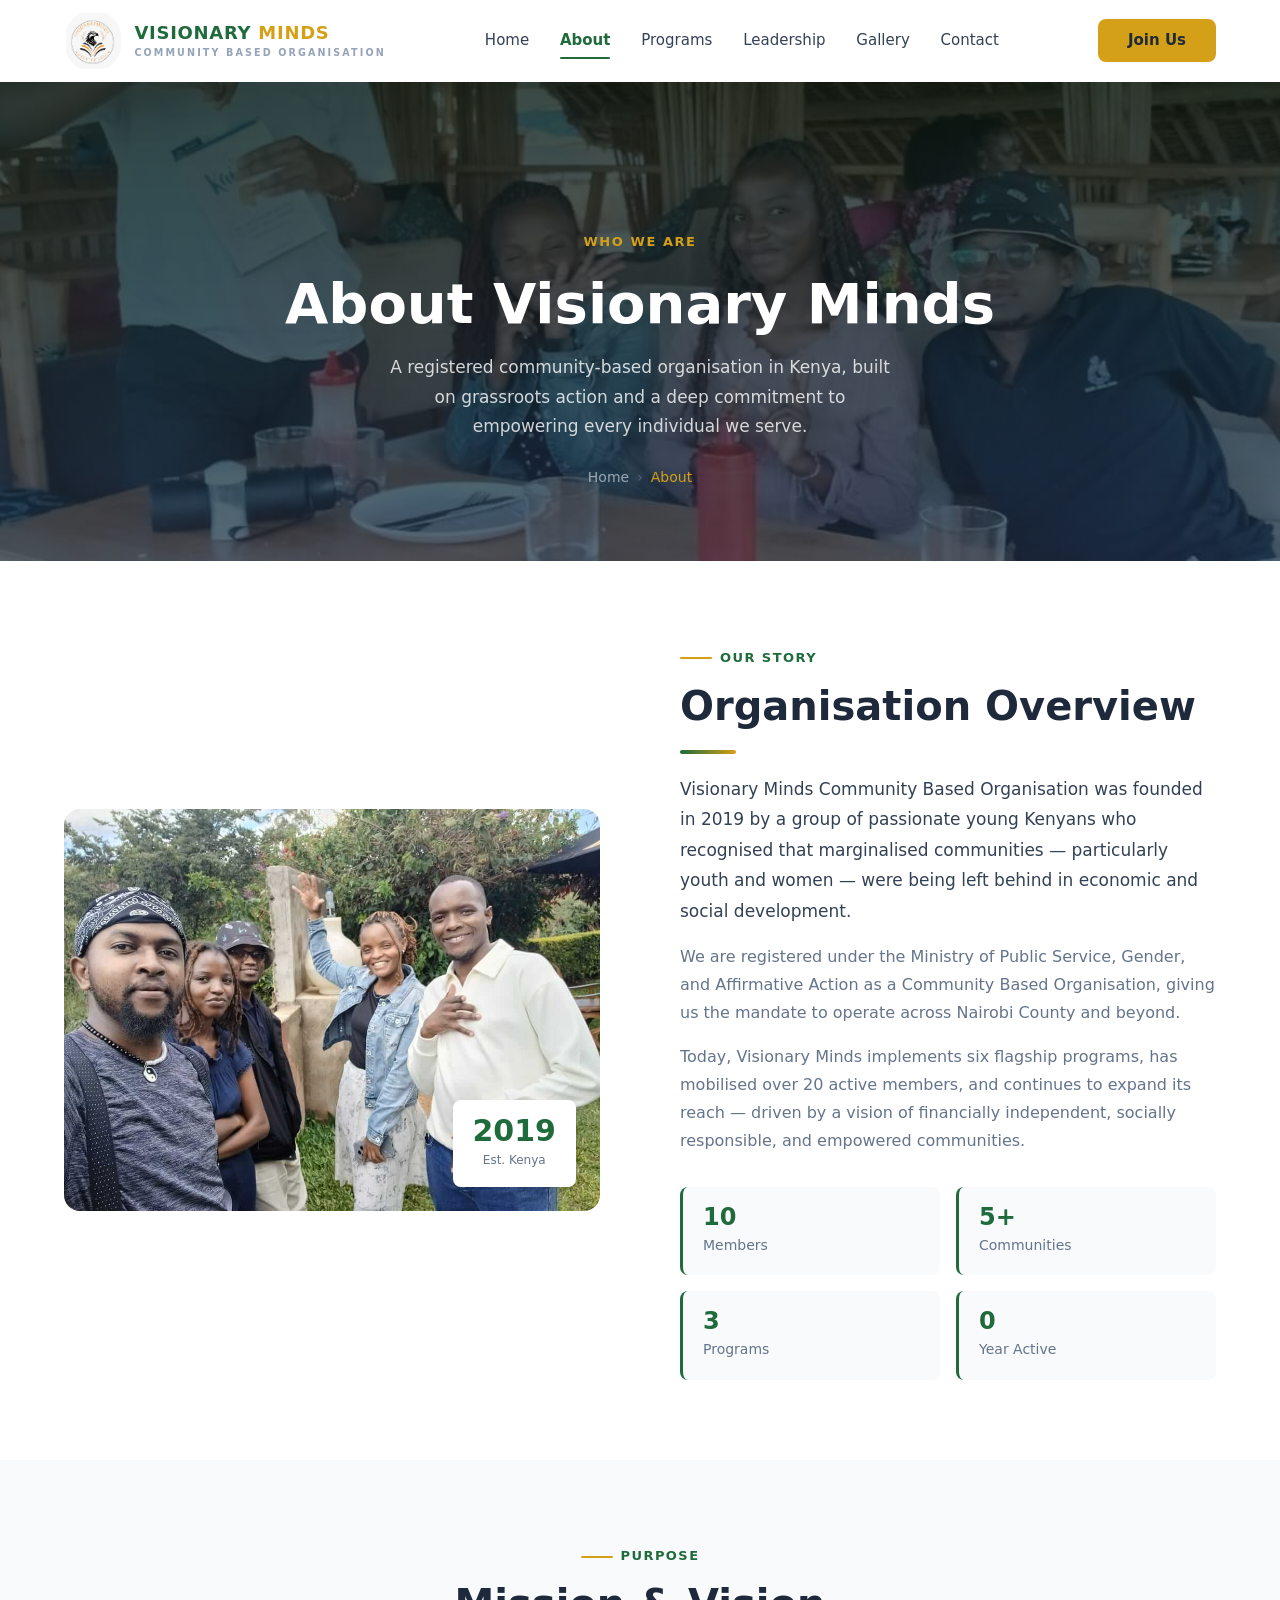
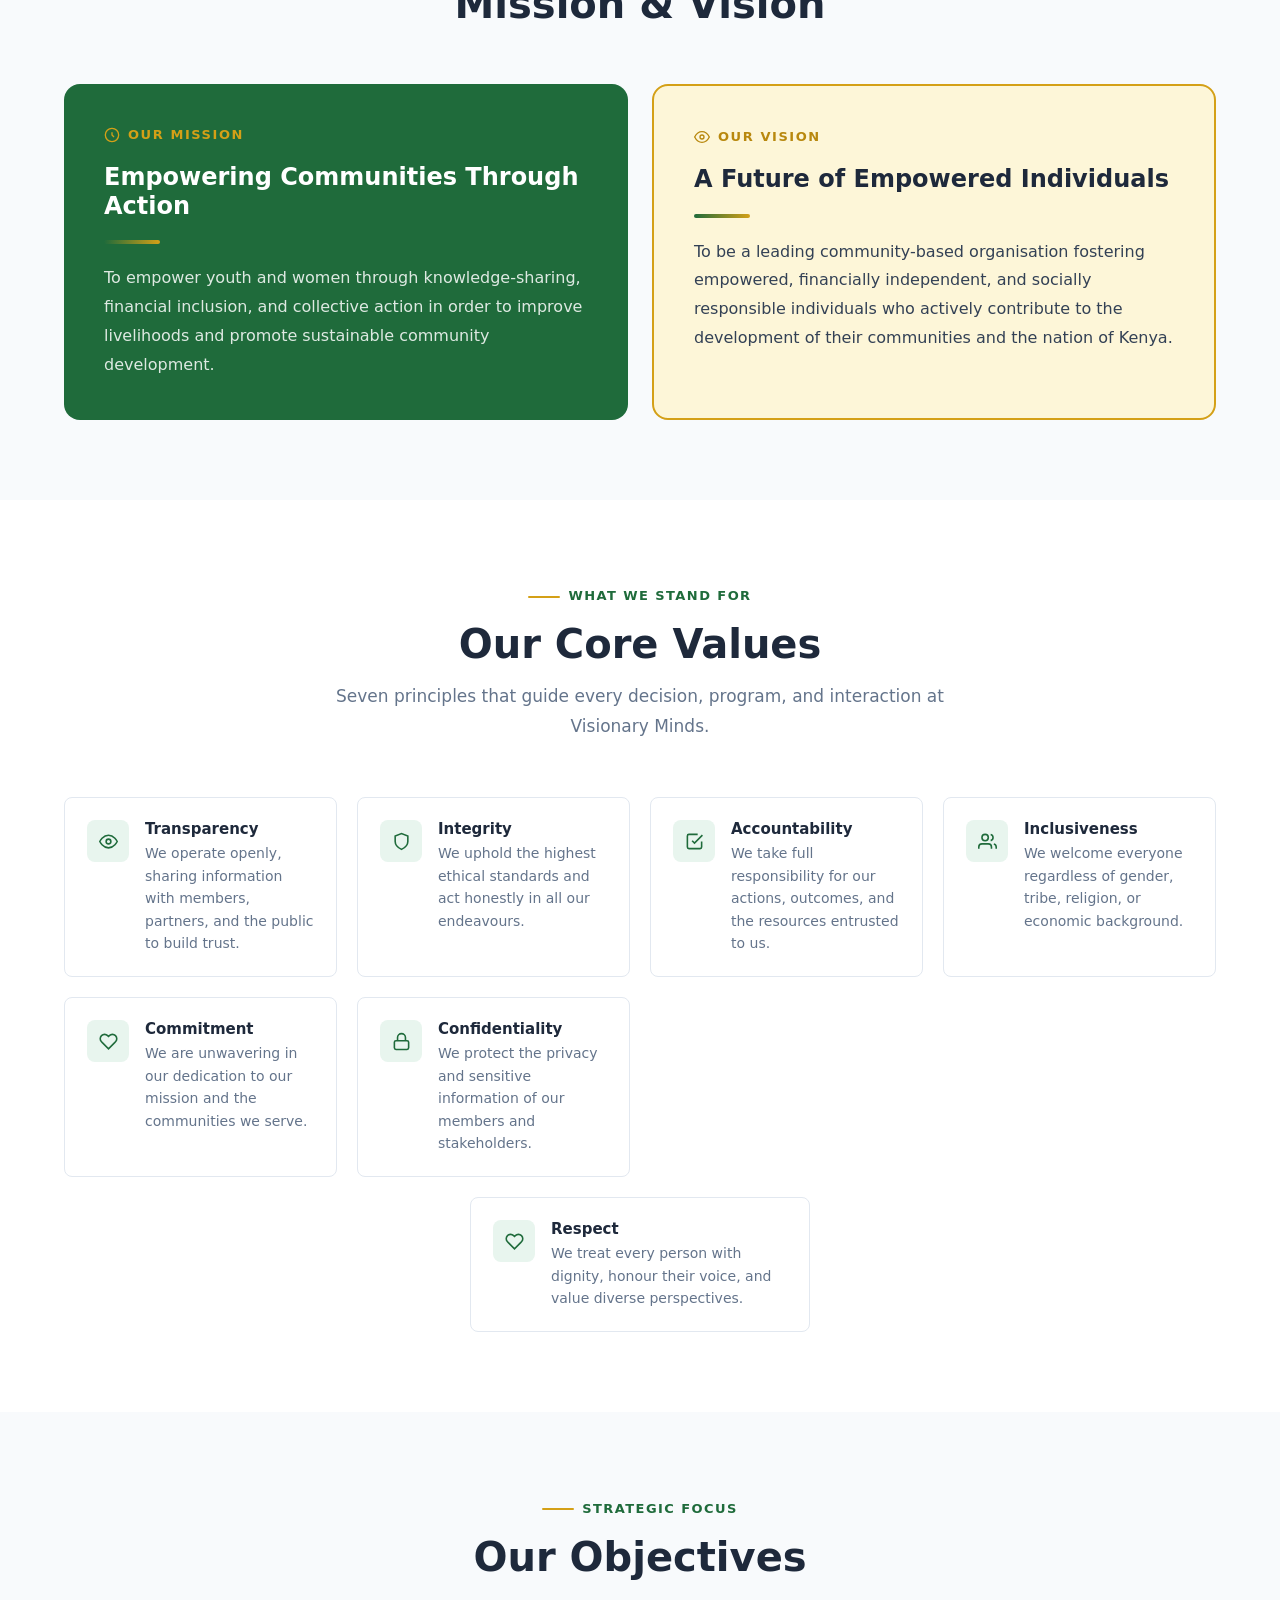
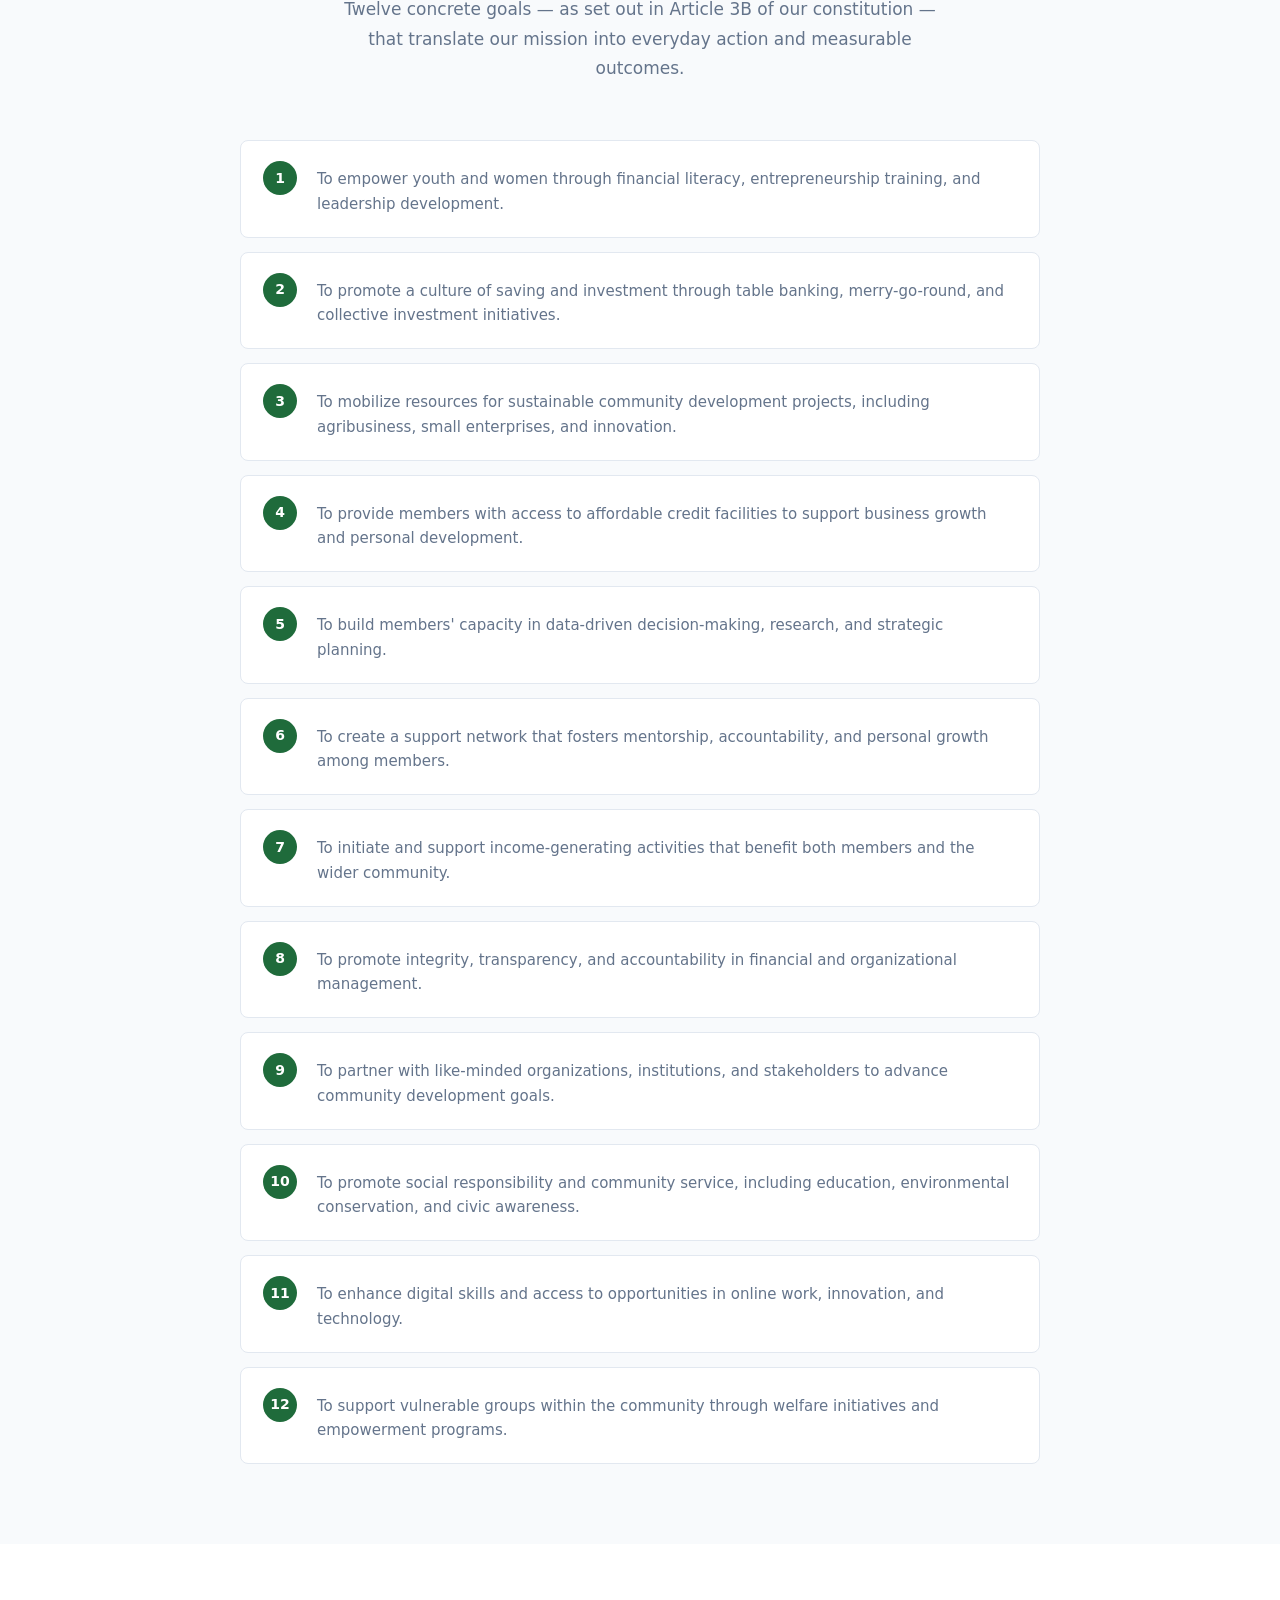
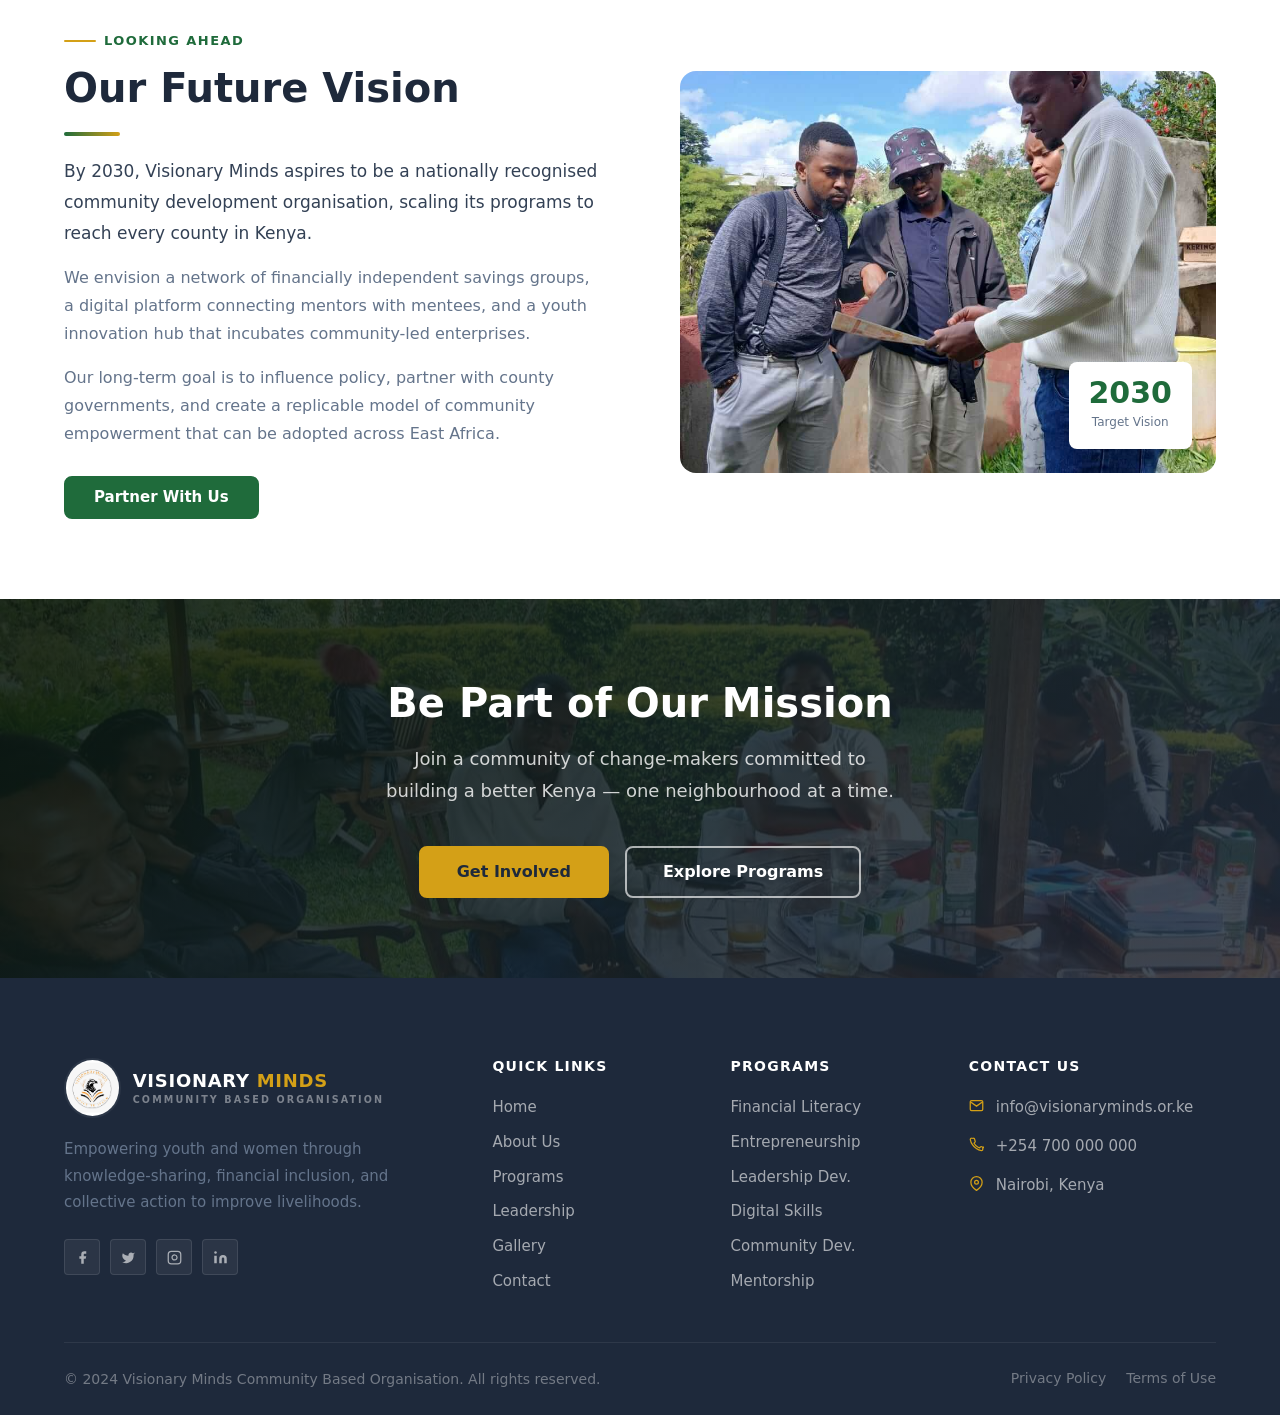
<file: about.html>
<!DOCTYPE html>
<html lang="en">
<head>
  <meta charset="UTF-8" />
  <meta name="viewport" content="width=device-width, initial-scale=1.0" />
  <meta name="color-scheme" content="light" />

  <title>About Us — Visionary Minds CBO</title>
  <meta name="description" content="Learn about Visionary Minds CBO — our mission, vision, core values, objectives, and the story behind our community empowerment work in Kenya." />

  <meta property="og:title"       content="About Visionary Minds CBO" />
  <meta property="og:description" content="Our mission: To empower youth and women through knowledge-sharing, financial inclusion, and collective action." />
  <meta property="og:type"        content="website" />

  <meta name="referrer" content="strict-origin-when-cross-origin" />
  <meta http-equiv="Content-Security-Policy" content="default-src 'self'; script-src 'self'; style-src 'self' 'unsafe-inline' https://fonts.googleapis.com; font-src 'self' https://fonts.gstatic.com; img-src 'self' data: blob:; connect-src 'none'; frame-src 'none'; object-src 'none'; base-uri 'self'; form-action 'self';" />
  <meta http-equiv="Permissions-Policy" content="camera=(), microphone=(), geolocation=(), payment=(), usb=()" />

  <link rel="preconnect" href="https://fonts.googleapis.com" crossorigin />
  <link rel="preconnect" href="https://fonts.gstatic.com" crossorigin />
  <link href="https://fonts.googleapis.com/css2?family=Inter:wght@400;500;600&family=Poppins:wght@500;600;700;800&display=swap" rel="stylesheet" />

  <link rel="stylesheet" href="css/style.css" />
  <link rel="stylesheet" href="css/responsive.css" />
</head>
<body>

<!-- ══ HEADER ════════════════════════════════════════════════ -->
<header class="site-header" id="site-header">
  <nav class="nav-inner container" aria-label="Main navigation">
    <a href="index.html" class="nav-logo" aria-label="Visionary Minds — Home">
      <img src="images/logo.jpeg" alt="" class="nav-logo-img" aria-hidden="true" />
      <span class="logo-wordmark">
        <span class="logo-wordmark__name">Visionary <em>Minds</em></span>
        <span class="logo-wordmark__sub">Community Based Organisation</span>
      </span>
    </a>
    <ul class="nav-menu" id="nav-menu" role="list">
      <li><a href="index.html"      class="nav-link">Home</a></li>
      <li><a href="about.html"      class="nav-link">About</a></li>
      <li><a href="programs.html"   class="nav-link">Programs</a></li>
      <li><a href="leadership.html" class="nav-link">Leadership</a></li>
      <li><a href="gallery.html"    class="nav-link">Gallery</a></li>
      <li><a href="contact.html"    class="nav-link">Contact</a></li>
    </ul>
    <a href="contact.html" class="btn btn-gold nav-cta">Join Us</a>
    <button class="nav-toggle" id="nav-toggle" type="button"
            aria-label="Toggle navigation menu" aria-expanded="false" aria-controls="nav-menu">
      <span class="bar"></span><span class="bar"></span><span class="bar"></span>
    </button>
  </nav>
</header>


<main>

<!-- ══ PAGE HERO ═════════════════════════════════════════════ -->
<section class="page-hero" aria-labelledby="page-title">
  <div class="container">
    <p class="page-hero-eyebrow">Who We Are</p>
    <h1 class="page-hero-title" id="page-title">About Visionary Minds</h1>
    <p class="page-hero-desc">
      A registered community-based organisation in Kenya, built on grassroots action and a
      deep commitment to empowering every individual we serve.
    </p>
    <nav class="breadcrumb" aria-label="Breadcrumb">
      <a href="index.html">Home</a>
      <span class="breadcrumb-sep" aria-hidden="true">›</span>
      <span class="breadcrumb-current" aria-current="page">About</span>
    </nav>
  </div>
</section>


<!-- ══ ORGANISATION OVERVIEW ════════════════════════════════ -->
<section class="section" aria-labelledby="overview-title">
  <div class="container">
    <div class="about-split">

      <div class="about-split-img" data-fade="left">
        <img src="images/photo-1.jpeg" alt="Visionary Minds members during a community session"
             loading="lazy" decoding="async" width="560" height="420" />
        <div class="img-badge">
          <p class="img-badge-num">2019</p>
          <p class="img-badge-txt">Est. Kenya</p>
        </div>
      </div>

      <div data-fade="right">
        <p class="section-eyebrow">Our Story</p>
        <h2 class="section-title" id="overview-title">Organisation Overview</h2>
        <div class="divider"></div>

        <p class="lead" style="margin-bottom:1rem;">
          Visionary Minds Community Based Organisation was founded in 2019 by a group of
          passionate young Kenyans who recognised that marginalised communities — particularly
          youth and women — were being left behind in economic and social development.
        </p>
        <p style="margin-bottom:1rem;">
          We are registered under the Ministry of Public Service, Gender, and Affirmative Action
          as a Community Based Organisation, giving us the mandate to operate across Nairobi
          County and beyond.
        </p>
        <p style="margin-bottom:1.75rem;">
          Today, Visionary Minds implements six flagship programs, has mobilised over 20
          active members, and continues to expand its reach — driven by a vision of
          financially independent, socially responsible, and empowered communities.
        </p>

        <div class="about-stats">
          <div class="about-stat">
            <p class="about-stat-num" data-count="20" data-suffix="">20</p>
            <p class="about-stat-lbl">Members</p>
          </div>
          <div class="about-stat">
            <p class="about-stat-num" data-count="10"  data-suffix="+">10+</p>
            <p class="about-stat-lbl">Communities</p>
          </div>
          <div class="about-stat">
            <p class="about-stat-num" data-count="6"   data-suffix="">6</p>
            <p class="about-stat-lbl">Programs</p>
          </div>
          <div class="about-stat">
            <p class="about-stat-num" data-count="1"   data-suffix="">1</p>
            <p class="about-stat-lbl">Year Active</p>
          </div>
        </div>
      </div>

    </div>
  </div>
</section>


<!-- ══ MISSION & VISION ══════════════════════════════════════ -->
<section class="section section--gray" aria-labelledby="mv-title">
  <div class="container">

    <div class="section-hd section-hd--center" data-fade>
      <p class="section-eyebrow">Purpose</p>
      <h2 class="section-title" id="mv-title">Mission &amp; Vision</h2>
    </div>

    <div class="mv-grid">

      <div class="mv-box mv-box--green" data-fade data-delay="1">
        <p class="mv-eyebrow">
          <svg width="16" height="16" viewBox="0 0 24 24" fill="none" stroke="currentColor" stroke-width="2"><circle cx="12" cy="12" r="10"/><path d="M12 8v4l3 3"/></svg>
          Our Mission
        </p>
        <h3 class="mv-title">Empowering Communities Through Action</h3>
        <div class="divider"></div>
        <p class="mv-text">
          To empower youth and women through knowledge-sharing, financial inclusion, and
          collective action in order to improve livelihoods and promote sustainable community
          development.
        </p>
      </div>

      <div class="mv-box mv-box--gold" data-fade data-delay="2">
        <p class="mv-eyebrow">
          <svg width="16" height="16" viewBox="0 0 24 24" fill="none" stroke="currentColor" stroke-width="2"><path d="M1 12s4-8 11-8 11 8 11 8-4 8-11 8-11-8-11-8z"/><circle cx="12" cy="12" r="3"/></svg>
          Our Vision
        </p>
        <h3 class="mv-title">A Future of Empowered Individuals</h3>
        <div class="divider"></div>
        <p class="mv-text">
          To be a leading community-based organisation fostering empowered, financially
          independent, and socially responsible individuals who actively contribute to the
          development of their communities and the nation of Kenya.
        </p>
      </div>

    </div>
  </div>
</section>


<!-- ══ CORE VALUES ═══════════════════════════════════════════ -->
<section class="section" aria-labelledby="values-title">
  <div class="container">

    <div class="section-hd section-hd--center" data-fade>
      <p class="section-eyebrow">What We Stand For</p>
      <h2 class="section-title" id="values-title">Our Core Values</h2>
      <p class="section-desc">Seven principles that guide every decision, program, and interaction at Visionary Minds.</p>
    </div>

    <div class="values-grid">

      <div class="val-card" data-fade data-delay="1">
        <div class="val-icon" aria-hidden="true">
          <svg viewBox="0 0 24 24" fill="none" stroke="currentColor" stroke-width="2"><path d="M1 12s4-8 11-8 11 8 11 8-4 8-11 8-11-8-11-8z"/><circle cx="12" cy="12" r="3"/></svg>
        </div>
        <div>
          <h3 class="val-name">Transparency</h3>
          <p class="val-desc">We operate openly, sharing information with members, partners, and the public to build trust.</p>
        </div>
      </div>

      <div class="val-card" data-fade data-delay="2">
        <div class="val-icon" aria-hidden="true">
          <svg viewBox="0 0 24 24" fill="none" stroke="currentColor" stroke-width="2"><path d="M12 22s8-4 8-10V5l-8-3-8 3v7c0 6 8 10 8 10z"/></svg>
        </div>
        <div>
          <h3 class="val-name">Integrity</h3>
          <p class="val-desc">We uphold the highest ethical standards and act honestly in all our endeavours.</p>
        </div>
      </div>

      <div class="val-card" data-fade data-delay="3">
        <div class="val-icon" aria-hidden="true">
          <svg viewBox="0 0 24 24" fill="none" stroke="currentColor" stroke-width="2"><polyline points="9 11 12 14 22 4"/><path d="M21 12v7a2 2 0 0 1-2 2H5a2 2 0 0 1-2-2V5a2 2 0 0 1 2-2h11"/></svg>
        </div>
        <div>
          <h3 class="val-name">Accountability</h3>
          <p class="val-desc">We take full responsibility for our actions, outcomes, and the resources entrusted to us.</p>
        </div>
      </div>

      <div class="val-card" data-fade data-delay="4">
        <div class="val-icon" aria-hidden="true">
          <svg viewBox="0 0 24 24" fill="none" stroke="currentColor" stroke-width="2"><path d="M17 21v-2a4 4 0 0 0-4-4H5a4 4 0 0 0-4 4v2"/><circle cx="9" cy="7" r="4"/><path d="M23 21v-2a4 4 0 0 0-3-3.87M16 3.13a4 4 0 0 1 0 7.75"/></svg>
        </div>
        <div>
          <h3 class="val-name">Inclusiveness</h3>
          <p class="val-desc">We welcome everyone regardless of gender, tribe, religion, or economic background.</p>
        </div>
      </div>

      <div class="val-card" data-fade data-delay="5">
        <div class="val-icon" aria-hidden="true">
          <svg viewBox="0 0 24 24" fill="none" stroke="currentColor" stroke-width="2"><path d="M20.84 4.61a5.5 5.5 0 0 0-7.78 0L12 5.67l-1.06-1.06a5.5 5.5 0 0 0-7.78 7.78l1.06 1.06L12 21.23l7.78-7.78 1.06-1.06a5.5 5.5 0 0 0 0-7.78z"/></svg>
        </div>
        <div>
          <h3 class="val-name">Commitment</h3>
          <p class="val-desc">We are unwavering in our dedication to our mission and the communities we serve.</p>
        </div>
      </div>

      <div class="val-card" data-fade data-delay="6">
        <div class="val-icon" aria-hidden="true">
          <svg viewBox="0 0 24 24" fill="none" stroke="currentColor" stroke-width="2"><rect x="3" y="11" width="18" height="11" rx="2" ry="2"/><path d="M7 11V7a5 5 0 0 1 10 0v4"/></svg>
        </div>
        <div>
          <h3 class="val-name">Confidentiality</h3>
          <p class="val-desc">We protect the privacy and sensitive information of our members and stakeholders.</p>
        </div>
      </div>

      <div class="val-card" data-fade data-delay="1" style="grid-column: 1 / -1; max-width: 340px; margin: 0 auto;">
        <div class="val-icon" aria-hidden="true">
          <svg viewBox="0 0 24 24" fill="none" stroke="currentColor" stroke-width="2"><path d="M20.84 4.61a5.5 5.5 0 0 0-7.78 0L12 5.67l-1.06-1.06a5.5 5.5 0 0 0-7.78 7.78l1.06 1.06L12 21.23l7.78-7.78 1.06-1.06a5.5 5.5 0 0 0 0-7.78z"/></svg>
        </div>
        <div>
          <h3 class="val-name">Respect</h3>
          <p class="val-desc">We treat every person with dignity, honour their voice, and value diverse perspectives.</p>
        </div>
      </div>

    </div>
  </div>
</section>


<!-- ══ OBJECTIVES ════════════════════════════════════════════ -->
<section class="section section--gray" aria-labelledby="obj-title">
  <div class="container">

    <div class="section-hd section-hd--center" data-fade>
      <p class="section-eyebrow">Strategic Focus</p>
      <h2 class="section-title" id="obj-title">Our Objectives</h2>
      <p class="section-desc">Twelve concrete goals — as set out in Article 3B of our constitution — that translate our mission into everyday action and measurable outcomes.</p>
    </div>

    <div class="obj-list" style="max-width:800px; margin:0 auto;">
      <div class="obj-item" data-fade data-delay="1">
        <div class="obj-num" aria-hidden="true">1</div>
        <p class="obj-text">To empower youth and women through financial literacy, entrepreneurship training, and leadership development.</p>
      </div>
      <div class="obj-item" data-fade data-delay="2">
        <div class="obj-num" aria-hidden="true">2</div>
        <p class="obj-text">To promote a culture of saving and investment through table banking, merry-go-round, and collective investment initiatives.</p>
      </div>
      <div class="obj-item" data-fade data-delay="3">
        <div class="obj-num" aria-hidden="true">3</div>
        <p class="obj-text">To mobilize resources for sustainable community development projects, including agribusiness, small enterprises, and innovation.</p>
      </div>
      <div class="obj-item" data-fade data-delay="4">
        <div class="obj-num" aria-hidden="true">4</div>
        <p class="obj-text">To provide members with access to affordable credit facilities to support business growth and personal development.</p>
      </div>
      <div class="obj-item" data-fade data-delay="5">
        <div class="obj-num" aria-hidden="true">5</div>
        <p class="obj-text">To build members' capacity in data-driven decision-making, research, and strategic planning.</p>
      </div>
      <div class="obj-item" data-fade data-delay="1">
        <div class="obj-num" aria-hidden="true">6</div>
        <p class="obj-text">To create a support network that fosters mentorship, accountability, and personal growth among members.</p>
      </div>
      <div class="obj-item" data-fade data-delay="2">
        <div class="obj-num" aria-hidden="true">7</div>
        <p class="obj-text">To initiate and support income-generating activities that benefit both members and the wider community.</p>
      </div>
      <div class="obj-item" data-fade data-delay="3">
        <div class="obj-num" aria-hidden="true">8</div>
        <p class="obj-text">To promote integrity, transparency, and accountability in financial and organizational management.</p>
      </div>
      <div class="obj-item" data-fade data-delay="4">
        <div class="obj-num" aria-hidden="true">9</div>
        <p class="obj-text">To partner with like-minded organizations, institutions, and stakeholders to advance community development goals.</p>
      </div>
      <div class="obj-item" data-fade data-delay="5">
        <div class="obj-num" aria-hidden="true">10</div>
        <p class="obj-text">To promote social responsibility and community service, including education, environmental conservation, and civic awareness.</p>
      </div>
      <div class="obj-item" data-fade data-delay="1">
        <div class="obj-num" aria-hidden="true">11</div>
        <p class="obj-text">To enhance digital skills and access to opportunities in online work, innovation, and technology.</p>
      </div>
      <div class="obj-item" data-fade data-delay="2">
        <div class="obj-num" aria-hidden="true">12</div>
        <p class="obj-text">To support vulnerable groups within the community through welfare initiatives and empowerment programs.</p>
      </div>
    </div>

  </div>
</section>


<!-- ══ FUTURE VISION ═════════════════════════════════════════ -->
<section class="section" aria-labelledby="future-title">
  <div class="container">
    <div class="about-split">

      <div data-fade="left">
        <p class="section-eyebrow">Looking Ahead</p>
        <h2 class="section-title" id="future-title">Our Future Vision</h2>
        <div class="divider"></div>

        <p class="lead" style="margin-bottom:1rem;">
          By 2030, Visionary Minds aspires to be a nationally recognised community
          development organisation, scaling its programs to reach every county in Kenya.
        </p>
        <p style="margin-bottom:1rem;">
          We envision a network of financially independent savings groups, a digital
          platform connecting mentors with mentees, and a youth innovation hub that
          incubates community-led enterprises.
        </p>
        <p style="margin-bottom:1.75rem;">
          Our long-term goal is to influence policy, partner with county governments,
          and create a replicable model of community empowerment that can be adopted
          across East Africa.
        </p>
        <a href="contact.html" class="btn btn-primary">Partner With Us</a>
      </div>

      <div class="about-split-img" data-fade="right">
        <img src="images/community_members.jpeg" alt="Vision for the future — community members planning together"
             loading="lazy" decoding="async" width="560" height="420" />
        <div class="img-badge">
          <p class="img-badge-num">2030</p>
          <p class="img-badge-txt">Target Vision</p>
        </div>
      </div>

    </div>
  </div>
</section>


<!-- ══ CTA ═══════════════════════════════════════════════════ -->
<section class="cta-section" aria-labelledby="cta-title">
  <div class="container">
    <h2 class="cta-title" data-fade id="cta-title">Be Part of Our Mission</h2>
    <p class="cta-desc" data-fade>Join a community of change-makers committed to building a better Kenya — one neighbourhood at a time.</p>
    <div class="cta-actions" data-fade>
      <a href="contact.html"  class="btn btn-gold btn-lg">Get Involved</a>
      <a href="programs.html" class="btn btn-outline-white btn-lg">Explore Programs</a>
    </div>
  </div>
</section>

</main>


<!-- ══ FOOTER ════════════════════════════════════════════════ -->
<footer class="site-footer" aria-label="Site footer">
  <div class="container">
    <div class="footer-grid">
      <div>
        <div class="footer-logo">
          <img src="images/logo.jpeg" alt="" aria-hidden="true" />
          <span class="logo-wordmark">
            <span class="logo-wordmark__name">Visionary <em>Minds</em></span>
            <span class="logo-wordmark__sub">Community Based Organisation</span>
          </span>
        </div>
        <p class="footer-about">Empowering youth and women through knowledge-sharing, financial inclusion, and collective action to improve livelihoods.</p>
        <div class="footer-socials">
          <a href="#" class="footer-social-a" aria-label="Facebook"  rel="noopener noreferrer"><svg viewBox="0 0 24 24" fill="currentColor"><path d="M18 2h-3a5 5 0 0 0-5 5v3H7v4h3v8h4v-8h3l1-4h-4V7a1 1 0 0 1 1-1h3z"/></svg></a>
          <a href="#" class="footer-social-a" aria-label="Twitter"   rel="noopener noreferrer"><svg viewBox="0 0 24 24" fill="currentColor"><path d="M22 4s-.7 2.1-2 3.4c1.6 10-9.4 17.3-18 11.6 2.2.1 4.4-.6 6-2C3 15.5.5 9.6 3 5c2.2 2.6 5.6 4.1 9 4-.9-4.2 4-6.6 7-3.8 1.1 0 3-1.2 3-1.2z"/></svg></a>
          <a href="#" class="footer-social-a" aria-label="Instagram" rel="noopener noreferrer"><svg viewBox="0 0 24 24" fill="none" stroke="currentColor" stroke-width="2"><rect x="2" y="2" width="20" height="20" rx="5"/><path d="M16 11.37A4 4 0 1 1 12.63 8 4 4 0 0 1 16 11.37z"/><line x1="17.5" y1="6.5" x2="17.51" y2="6.5"/></svg></a>
          <a href="#" class="footer-social-a" aria-label="LinkedIn"  rel="noopener noreferrer"><svg viewBox="0 0 24 24" fill="currentColor"><path d="M16 8a6 6 0 0 1 6 6v7h-4v-7a2 2 0 0 0-4 0v7h-4v-7a6 6 0 0 1 6-6zM2 9h4v12H2z"/><circle cx="4" cy="4" r="2"/></svg></a>
        </div>
      </div>
      <div>
        <h3 class="footer-h">Quick Links</h3>
        <nav class="footer-links">
          <a href="index.html">Home</a><a href="about.html">About Us</a>
          <a href="programs.html">Programs</a><a href="leadership.html">Leadership</a>
          <a href="gallery.html">Gallery</a><a href="contact.html">Contact</a>
        </nav>
      </div>
      <div>
        <h3 class="footer-h">Programs</h3>
        <nav class="footer-links">
          <a href="programs.html#financial">Financial Literacy</a>
          <a href="programs.html#entrepreneurship">Entrepreneurship</a>
          <a href="programs.html#leadership">Leadership Dev.</a>
          <a href="programs.html#digital">Digital Skills</a>
          <a href="programs.html#community">Community Dev.</a>
          <a href="programs.html#mentorship">Mentorship</a>
        </nav>
      </div>
      <div>
        <h3 class="footer-h">Contact Us</h3>
        <div class="footer-contact-row"><svg viewBox="0 0 24 24" fill="none" stroke="currentColor" stroke-width="2"><path d="M4 4h16c1.1 0 2 .9 2 2v12c0 1.1-.9 2-2 2H4c-1.1 0-2-.9-2-2V6c0-1.1.9-2 2-2z"/><polyline points="22,6 12,13 2,6"/></svg><span>info@visionaryminds.or.ke</span></div>
        <div class="footer-contact-row"><svg viewBox="0 0 24 24" fill="none" stroke="currentColor" stroke-width="2"><path d="M22 16.92v3a2 2 0 0 1-2.18 2A19.79 19.79 0 0 1 11.7 18.5 19.5 19.5 0 0 1 5.5 12.3 19.79 19.79 0 0 1 2.08 4.18 2 2 0 0 1 4.1 2h3a2 2 0 0 1 2 1.72c.12.96.36 1.9.7 2.81a2 2 0 0 1-.45 2.11L8.09 9.91A16 16 0 0 0 14 16a16 16 0 0 0 2.91 1.27l1.27-1.27a2 2 0 0 1 2.11-.45c.91.34 1.85.58 2.81.7A2 2 0 0 1 24 16.92z"/></svg><span>+254 700 000 000</span></div>
        <div class="footer-contact-row"><svg viewBox="0 0 24 24" fill="none" stroke="currentColor" stroke-width="2"><path d="M21 10c0 7-9 13-9 13s-9-6-9-13a9 9 0 0 1 18 0z"/><circle cx="12" cy="10" r="3"/></svg><span>Nairobi, Kenya</span></div>
      </div>
    </div>
    <div class="footer-bottom">
      <p class="footer-copy">&copy; 2024 Visionary Minds Community Based Organisation. All rights reserved.</p>
      <nav class="footer-bottom-links"><a href="#">Privacy Policy</a><a href="#">Terms of Use</a></nav>
    </div>
  </div>
</footer>

<button id="back-to-top" aria-label="Back to top">
  <svg viewBox="0 0 24 24" fill="none" stroke="currentColor" stroke-width="2.5" stroke-linecap="round"><path d="M18 15l-6-6-6 6"/></svg>
</button>

<script src="js/main.js"></script>
</body>
</html>
</file>
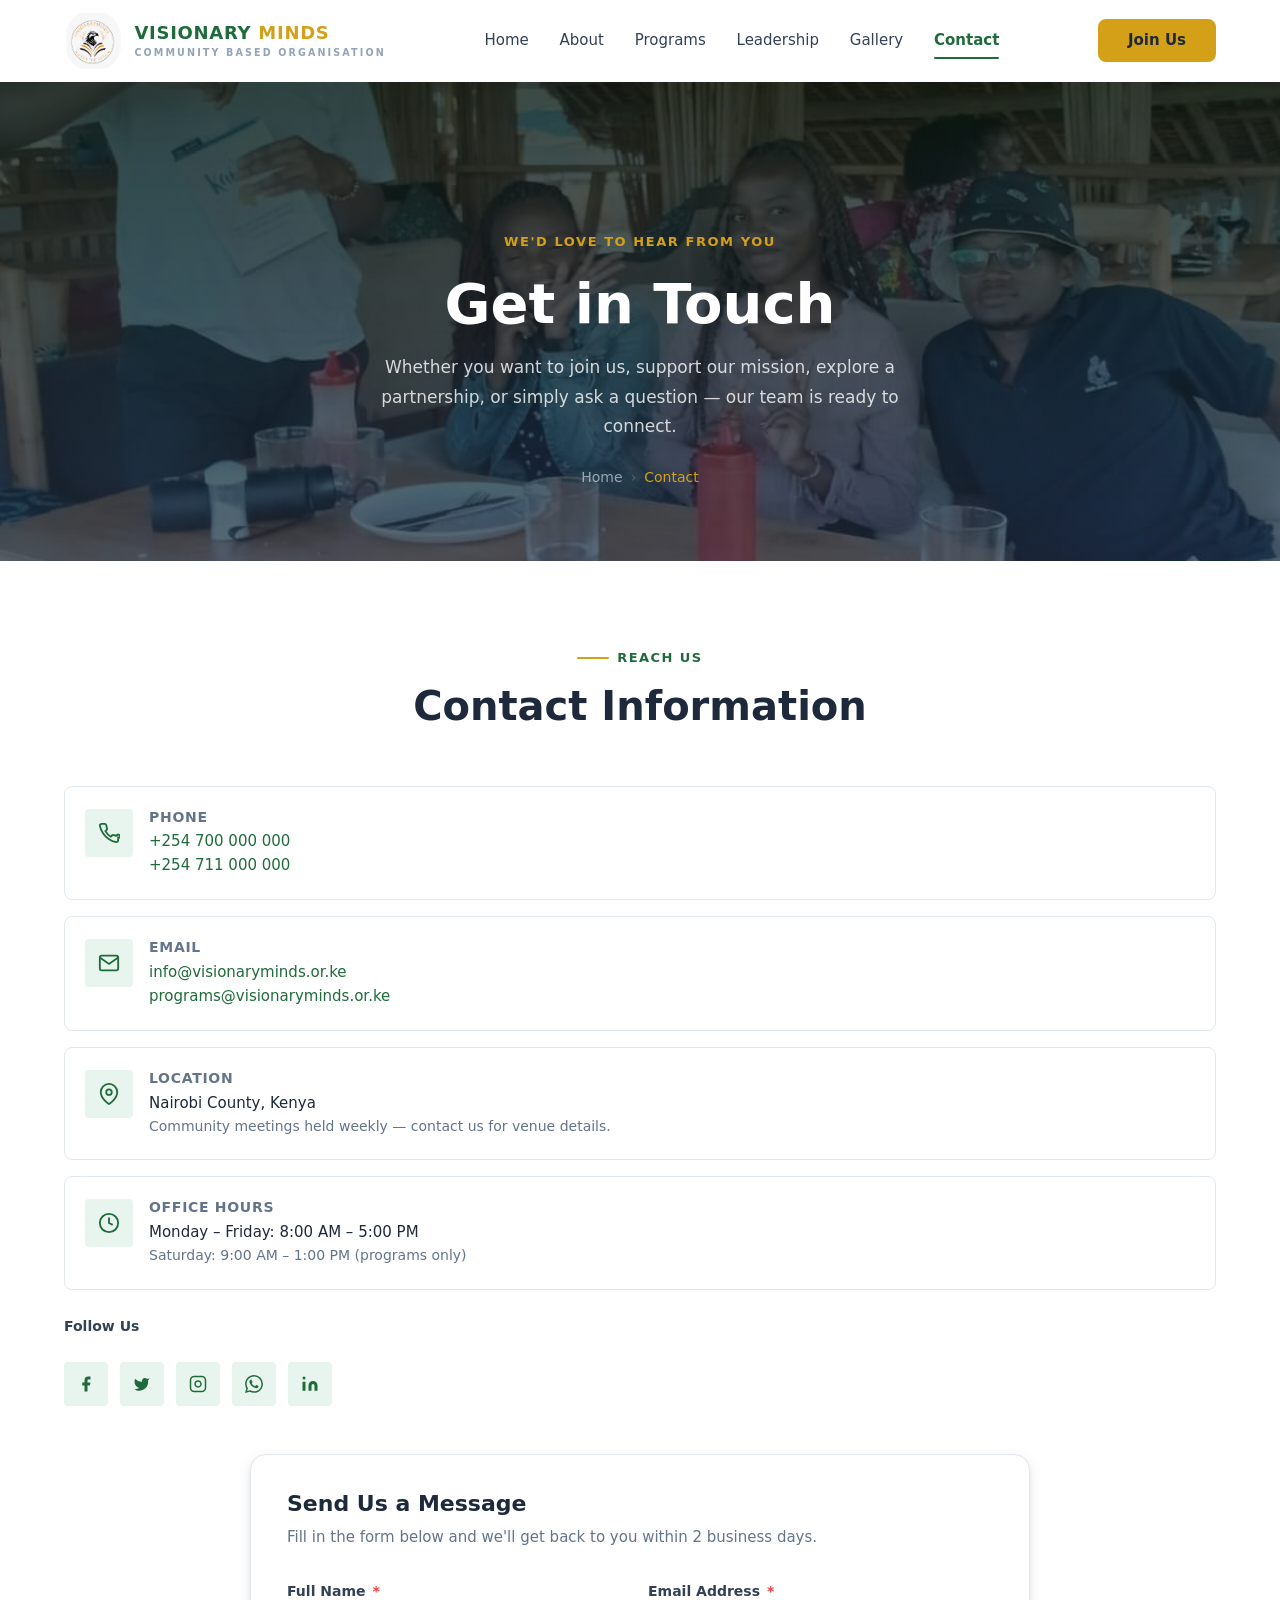
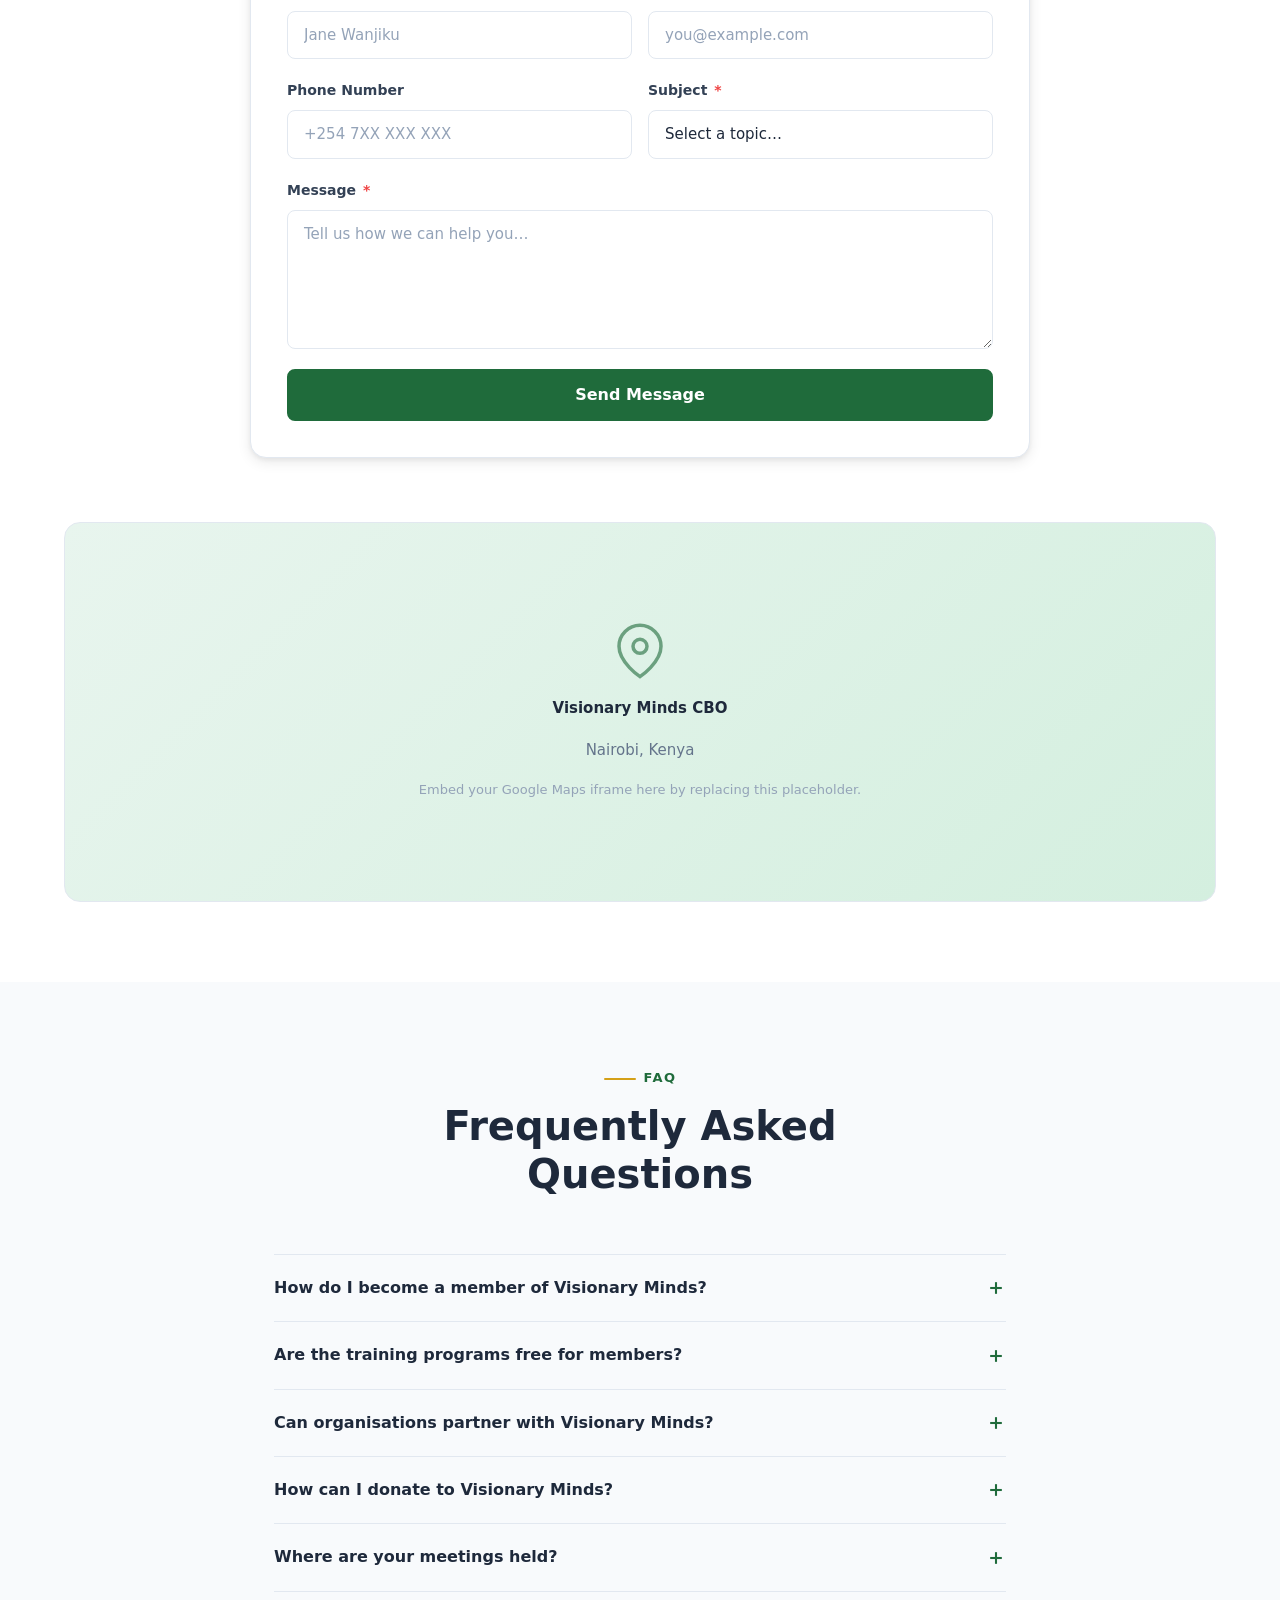
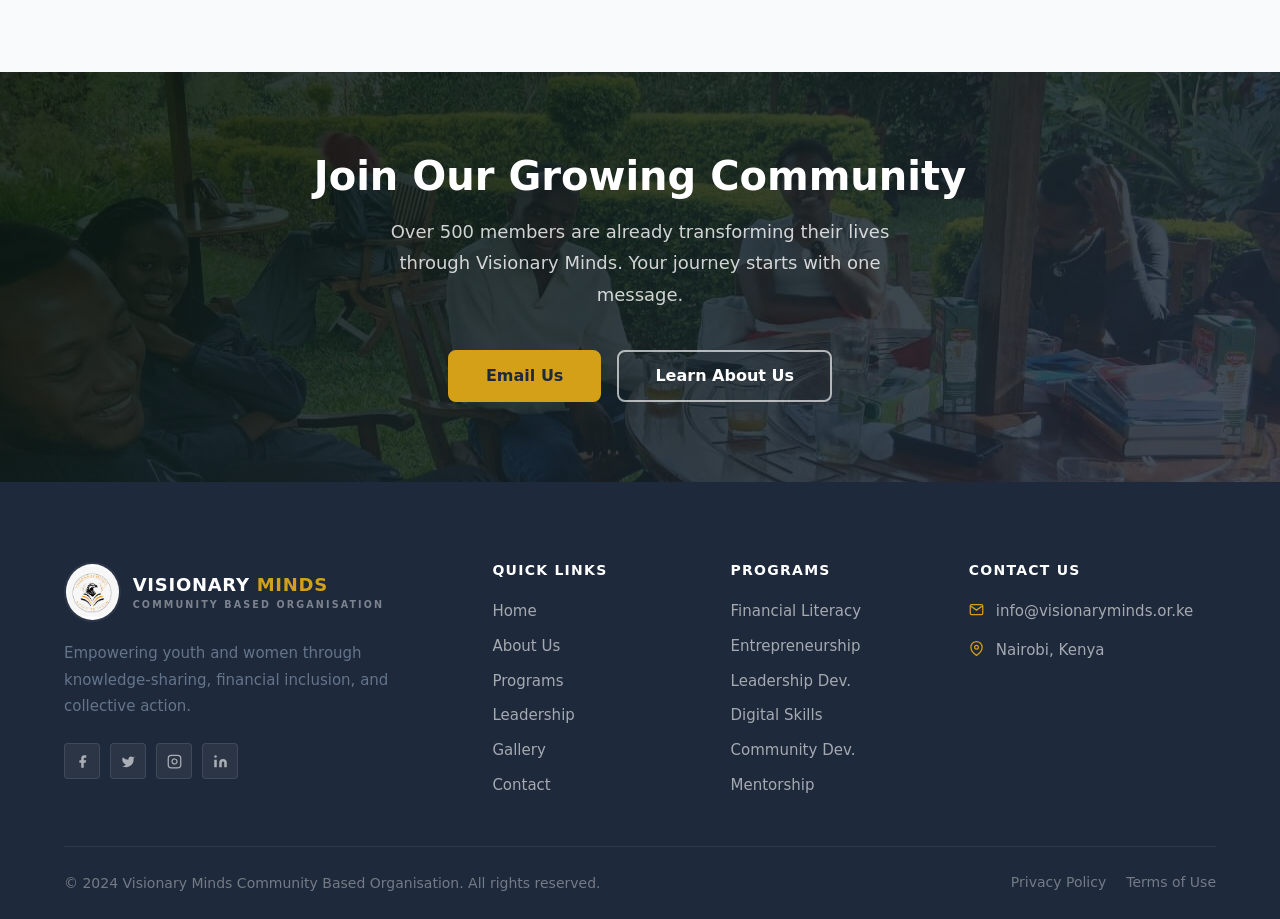
<file: contact.html>
<!DOCTYPE html>
<html lang="en">
<head>
  <meta charset="UTF-8" />
  <meta name="viewport" content="width=device-width, initial-scale=1.0" />
  <meta name="color-scheme" content="light" />

  <title>Contact Us — Visionary Minds CBO</title>
  <meta name="description" content="Get in touch with Visionary Minds CBO — reach us by phone, email, or visit us in Nairobi. We'd love to hear from you." />

  <meta property="og:title"       content="Contact Us — Visionary Minds CBO" />
  <meta property="og:description" content="Have a question, partnership idea, or want to join? Contact the Visionary Minds team today." />
  <meta property="og:type"        content="website" />

  <meta name="referrer" content="strict-origin-when-cross-origin" />
  <meta http-equiv="Content-Security-Policy" content="default-src 'self'; script-src 'self'; style-src 'self' 'unsafe-inline' https://fonts.googleapis.com; font-src 'self' https://fonts.gstatic.com; img-src 'self' data: blob:; connect-src 'none'; frame-src 'none'; object-src 'none'; base-uri 'self'; form-action 'self';" />
  <meta http-equiv="Permissions-Policy" content="camera=(), microphone=(), geolocation=(), payment=(), usb=()" />

  <link rel="preconnect" href="https://fonts.googleapis.com" crossorigin />
  <link rel="preconnect" href="https://fonts.gstatic.com" crossorigin />
  <link href="https://fonts.googleapis.com/css2?family=Inter:wght@400;500;600&family=Poppins:wght@500;600;700;800&display=swap" rel="stylesheet" />

  <link rel="stylesheet" href="css/style.css" />
  <link rel="stylesheet" href="css/responsive.css" />

  <style>
    /* ── Contact layout ── */
    .contact-grid {
      display: grid;
      grid-template-columns: repeat(auto-fit, minmax(260px, 1fr));
      gap: 1.25rem;
      align-items: start;
    }

    /* Info cards */
    .contact-info-card {
      display: flex;
      gap: 1rem;
      background: var(--white);
      border: 1px solid var(--border);
      border-radius: var(--r-md);
      padding: 1.375rem 1.25rem;
      margin-bottom: 1rem;
      transition: box-shadow var(--ease), border-color var(--ease);
    }
    .contact-info-card:hover {
      box-shadow: 0 4px 20px rgba(31,107,59,0.10);
      border-color: var(--green-light);
    }
    .contact-info-icon {
      width: 48px;
      height: 48px;
      border-radius: var(--r-sm);
      background: var(--green-light);
      color: var(--green);
      display: flex;
      align-items: center;
      justify-content: center;
      flex-shrink: 0;
    }
    .contact-info-icon svg { width: 22px; height: 22px; }
    .contact-info-body h4  { font-size: 0.875rem; color: var(--gray); font-weight: 600; margin-bottom: 0.25rem; text-transform: uppercase; letter-spacing: 0.05em; }
    .contact-info-body p   { font-size: 0.9375rem; color: var(--dark); margin: 0; line-height: 1.6; }
    .contact-info-body a   { color: var(--green); font-weight: 500; }
    .contact-info-body a:hover { color: var(--green-dark); text-decoration: underline; }

    /* Social row */
    .contact-socials       { display: flex; gap: 0.75rem; margin-top: 1.5rem; }
    .contact-social-link {
      width: 44px;
      height: 44px;
      border-radius: var(--r-sm);
      background: var(--green-light);
      color: var(--green);
      display: flex;
      align-items: center;
      justify-content: center;
      transition: background var(--ease), color var(--ease);
    }
    .contact-social-link:hover { background: var(--green); color: var(--white); }
    .contact-social-link svg { width: 18px; height: 18px; }

    /* ── Map wrapper ── */
    .map-wrap {
      margin-top: 4rem;
      border-radius: var(--r-lg);
      overflow: hidden;
      border: 1px solid var(--border);
      height: 380px;
      background: linear-gradient(135deg, var(--green-light) 0%, #d4efdf 100%);
      display: flex;
      flex-direction: column;
      align-items: center;
      justify-content: center;
      gap: 1rem;
    }
    .map-wrap svg   { width: 56px; height: 56px; color: var(--green); opacity: 0.6; }
    .map-wrap p     { color: var(--gray); font-size: 0.9375rem; margin: 0; }
    .map-wrap small { color: var(--gray-light); font-size: 0.8125rem; }

    /* FAQ section */
    .faq-item {
      border-bottom: 1px solid var(--border);
      padding: 1.25rem 0;
    }
    .faq-item:first-child { border-top: 1px solid var(--border); }
    .faq-q {
      display: flex;
      justify-content: space-between;
      align-items: center;
      gap: 1rem;
      cursor: pointer;
      font-weight: 600;
      font-size: 1rem;
      color: var(--dark);
      list-style: none;
      padding: 0;
    }
    .faq-q::-webkit-details-marker { display: none; }
    .faq-icon { width: 20px; height: 20px; color: var(--green); flex-shrink: 0; transition: transform 0.25s ease; }
    details[open] .faq-icon { transform: rotate(45deg); }
    .faq-a { padding-top: 0.75rem; color: var(--gray); font-size: 0.9375rem; line-height: 1.75; }

    @media (max-width: 600px) {
      .contact-grid { grid-template-columns: 1fr; }
    }
  </style>
</head>
<body>

<!-- ══ HEADER ════════════════════════════════════════════════ -->
<header class="site-header" id="site-header">
  <nav class="nav-inner container" aria-label="Main navigation">
    <a href="index.html" class="nav-logo" aria-label="Visionary Minds — Home">
      <img src="images/logo.jpeg" alt="" class="nav-logo-img" aria-hidden="true" />
      <span class="logo-wordmark">
        <span class="logo-wordmark__name">Visionary <em>Minds</em></span>
        <span class="logo-wordmark__sub">Community Based Organisation</span>
      </span>
    </a>
    <ul class="nav-menu" id="nav-menu" role="list">
      <li><a href="index.html"      class="nav-link">Home</a></li>
      <li><a href="about.html"      class="nav-link">About</a></li>
      <li><a href="programs.html"   class="nav-link">Programs</a></li>
      <li><a href="leadership.html" class="nav-link">Leadership</a></li>
      <li><a href="gallery.html"    class="nav-link">Gallery</a></li>
      <li><a href="contact.html"    class="nav-link">Contact</a></li>
    </ul>
    <a href="contact.html" class="btn btn-gold nav-cta">Join Us</a>
    <button class="nav-toggle" id="nav-toggle" type="button"
            aria-label="Toggle navigation menu" aria-expanded="false" aria-controls="nav-menu">
      <span class="bar"></span><span class="bar"></span><span class="bar"></span>
    </button>
  </nav>
</header>


<main>

<!-- ══ PAGE HERO ═════════════════════════════════════════════ -->
<section class="page-hero" aria-labelledby="page-title">
  <div class="container">
    <p class="page-hero-eyebrow">We'd Love to Hear From You</p>
    <h1 class="page-hero-title" id="page-title">Get in Touch</h1>
    <p class="page-hero-desc">
      Whether you want to join us, support our mission, explore a partnership, or simply ask a
      question — our team is ready to connect.
    </p>
    <nav class="breadcrumb" aria-label="Breadcrumb">
      <a href="index.html">Home</a>
      <span class="breadcrumb-sep" aria-hidden="true">›</span>
      <span class="breadcrumb-current" aria-current="page">Contact</span>
    </nav>
  </div>
</section>


<!-- ══ CONTACT SECTION ═══════════════════════════════════════ -->
<section class="section" aria-labelledby="contact-section-title">
  <div class="container">

    <div class="section-hd section-hd--center" data-fade>
      <p class="section-eyebrow">Reach Us</p>
      <h2 class="section-title" id="contact-section-title">Contact Information</h2>
    </div>

    <div class="contact-grid">

      <div data-fade>

        <div class="contact-info-card">
          <div class="contact-info-icon">
            <svg viewBox="0 0 24 24" fill="none" stroke="currentColor" stroke-width="2"><path d="M22 16.92v3a2 2 0 0 1-2.18 2A19.79 19.79 0 0 1 11.7 18.5 19.5 19.5 0 0 1 5.5 12.3 19.79 19.79 0 0 1 2.08 4.18 2 2 0 0 1 4.1 2h3a2 2 0 0 1 2 1.72c.12.96.36 1.9.7 2.81a2 2 0 0 1-.45 2.11L8.09 9.91A16 16 0 0 0 14 16l1.27-1.27a2 2 0 0 1 2.11-.45c.91.34 1.85.58 2.81.7A2 2 0 0 1 24 16.92z"/></svg>
          </div>
          <div class="contact-info-body">
            <h4>Phone</h4>
            <p><a href="tel:+254700000000">+254 700 000 000</a></p>
            <p><a href="tel:+254711000000">+254 711 000 000</a></p>
          </div>
        </div>

        <div class="contact-info-card">
          <div class="contact-info-icon">
            <svg viewBox="0 0 24 24" fill="none" stroke="currentColor" stroke-width="2"><path d="M4 4h16c1.1 0 2 .9 2 2v12c0 1.1-.9 2-2 2H4c-1.1 0-2-.9-2-2V6c0-1.1.9-2 2-2z"/><polyline points="22,6 12,13 2,6"/></svg>
          </div>
          <div class="contact-info-body">
            <h4>Email</h4>
            <p><a href="mailto:info@visionaryminds.or.ke">info@visionaryminds.or.ke</a></p>
            <p><a href="mailto:programs@visionaryminds.or.ke">programs@visionaryminds.or.ke</a></p>
          </div>
        </div>

        <div class="contact-info-card">
          <div class="contact-info-icon">
            <svg viewBox="0 0 24 24" fill="none" stroke="currentColor" stroke-width="2"><path d="M21 10c0 7-9 13-9 13s-9-6-9-13a9 9 0 0 1 18 0z"/><circle cx="12" cy="10" r="3"/></svg>
          </div>
          <div class="contact-info-body">
            <h4>Location</h4>
            <p>Nairobi County, Kenya</p>
            <p style="font-size:0.875rem; color:var(--gray);">Community meetings held weekly — contact us for venue details.</p>
          </div>
        </div>

        <div class="contact-info-card">
          <div class="contact-info-icon">
            <svg viewBox="0 0 24 24" fill="none" stroke="currentColor" stroke-width="2"><circle cx="12" cy="12" r="10"/><polyline points="12 6 12 12 16 14"/></svg>
          </div>
          <div class="contact-info-body">
            <h4>Office Hours</h4>
            <p>Monday – Friday: 8:00 AM – 5:00 PM</p>
            <p style="font-size:0.875rem; color:var(--gray);">Saturday: 9:00 AM – 1:00 PM (programs only)</p>
          </div>
        </div>

        <!-- Social media -->
        <p style="font-size:0.875rem; font-weight:600; color:var(--dark-soft); margin:1.5rem 0 0.625rem;">Follow Us</p>
        <div class="contact-socials">
          <a href="#" class="contact-social-link" aria-label="Facebook"  rel="noopener noreferrer">
            <svg viewBox="0 0 24 24" fill="currentColor"><path d="M18 2h-3a5 5 0 0 0-5 5v3H7v4h3v8h4v-8h3l1-4h-4V7a1 1 0 0 1 1-1h3z"/></svg>
          </a>
          <a href="#" class="contact-social-link" aria-label="Twitter"   rel="noopener noreferrer">
            <svg viewBox="0 0 24 24" fill="currentColor"><path d="M22 4s-.7 2.1-2 3.4c1.6 10-9.4 17.3-18 11.6 2.2.1 4.4-.6 6-2C3 15.5.5 9.6 3 5c2.2 2.6 5.6 4.1 9 4-.9-4.2 4-6.6 7-3.8 1.1 0 3-1.2 3-1.2z"/></svg>
          </a>
          <a href="#" class="contact-social-link" aria-label="Instagram" rel="noopener noreferrer">
            <svg viewBox="0 0 24 24" fill="none" stroke="currentColor" stroke-width="2"><rect x="2" y="2" width="20" height="20" rx="5"/><path d="M16 11.37A4 4 0 1 1 12.63 8 4 4 0 0 1 16 11.37z"/><line x1="17.5" y1="6.5" x2="17.51" y2="6.5"/></svg>
          </a>
          <a href="#" class="contact-social-link" aria-label="WhatsApp"  rel="noopener noreferrer">
            <svg viewBox="0 0 24 24" fill="currentColor"><path d="M17.472 14.382c-.297-.149-1.758-.867-2.03-.967-.273-.099-.471-.148-.67.15-.197.297-.767.966-.94 1.164-.173.199-.347.223-.644.075-.297-.15-1.255-.463-2.39-1.475-.883-.788-1.48-1.761-1.653-2.059-.173-.297-.018-.458.13-.606.134-.133.298-.347.446-.52.149-.174.198-.298.298-.497.099-.198.05-.371-.025-.52-.075-.149-.669-1.612-.916-2.207-.242-.579-.487-.5-.669-.51-.173-.008-.371-.01-.57-.01-.198 0-.52.074-.792.372-.272.297-1.04 1.016-1.04 2.479 0 1.462 1.065 2.875 1.213 3.074.149.198 2.096 3.2 5.077 4.487.709.306 1.262.489 1.694.625.712.227 1.36.195 1.871.118.571-.085 1.758-.719 2.006-1.413.248-.694.248-1.289.173-1.413-.074-.124-.272-.198-.57-.347m-5.421 7.403h-.004a9.87 9.87 0 0 1-5.031-1.378l-.361-.214-3.741.982.998-3.648-.235-.374a9.86 9.86 0 0 1-1.51-5.26c.001-5.45 4.436-9.884 9.888-9.884 2.64 0 5.122 1.03 6.988 2.898a9.825 9.825 0 0 1 2.893 6.994c-.003 5.45-4.437 9.884-9.885 9.884m8.413-18.297A11.815 11.815 0 0 0 12.05 0C5.495 0 .16 5.335.157 11.892c0 2.096.547 4.142 1.588 5.945L.057 24l6.305-1.654a11.882 11.882 0 0 0 5.683 1.448h.005c6.554 0 11.89-5.335 11.893-11.893a11.821 11.821 0 0 0-3.48-8.413z"/></svg>
          </a>
          <a href="#" class="contact-social-link" aria-label="LinkedIn"  rel="noopener noreferrer">
            <svg viewBox="0 0 24 24" fill="currentColor"><path d="M16 8a6 6 0 0 1 6 6v7h-4v-7a2 2 0 0 0-4 0v7h-4v-7a6 6 0 0 1 6-6zM2 9h4v12H2z"/><circle cx="4" cy="4" r="2"/></svg>
          </a>
        </div>

      </div>

    </div><!-- /contact-grid -->

    <!-- ── Contact Form ── -->
    <div class="form-wrap contact-form-section" data-fade>
      <h3 class="form-wrap-title">Send Us a Message</h3>
      <p class="form-wrap-sub">Fill in the form below and we'll get back to you within 2 business days.</p>

      <form id="contact-form" novalidate autocomplete="on">

        <!-- Honeypot: hidden from humans, bots fill it in -->
        <div class="form-honey" aria-hidden="true">
          <label for="hp-website">Website</label>
          <input type="text" id="hp-website" name="hp_website" tabindex="-1" autocomplete="off" />
        </div>

        <div class="form-row">
          <div class="form-group">
            <label class="form-label" for="full-name">Full Name <span class="req" aria-hidden="true">*</span></label>
            <input class="form-control" type="text" id="full-name" name="name"
                   required maxlength="100" autocomplete="name"
                   placeholder="Jane Wanjiku" />
            <p class="form-error-msg" role="alert">Please enter your full name.</p>
          </div>
          <div class="form-group">
            <label class="form-label" for="email">Email Address <span class="req" aria-hidden="true">*</span></label>
            <input class="form-control" type="email" id="email" name="email"
                   required maxlength="254" autocomplete="email"
                   placeholder="you@example.com" />
            <p class="form-error-msg" role="alert">Please enter a valid email address.</p>
          </div>
        </div>

        <div class="form-row">
          <div class="form-group">
            <label class="form-label" for="phone">Phone Number</label>
            <input class="form-control" type="tel" id="phone" name="phone"
                   maxlength="20" autocomplete="tel"
                   placeholder="+254 7XX XXX XXX" />
            <p class="form-error-msg" role="alert">Please enter a valid phone number.</p>
          </div>
          <div class="form-group">
            <label class="form-label" for="subject">Subject <span class="req" aria-hidden="true">*</span></label>
            <select class="form-control" id="subject" name="subject" required>
              <option value="">Select a topic…</option>
              <option value="membership">Membership Enquiry</option>
              <option value="partnership">Partnership</option>
              <option value="donation">Donation / Support</option>
              <option value="volunteer">Volunteering</option>
              <option value="programs">Programs Information</option>
              <option value="other">Other</option>
            </select>
            <p class="form-error-msg" role="alert">Please select a subject.</p>
          </div>
        </div>

        <div class="form-group">
          <label class="form-label" for="message">Message <span class="req" aria-hidden="true">*</span></label>
          <textarea class="form-control" id="message" name="message"
                    required minlength="20" maxlength="2000"
                    placeholder="Tell us how we can help you…" rows="5"></textarea>
          <p class="form-error-msg" role="alert">Please enter a message (at least 20 characters).</p>
        </div>

        <button type="submit" class="btn btn-primary btn-lg btn-block">Send Message</button>
      </form>
    </div>

    <!-- ── Map placeholder ── -->
    <div class="map-wrap" aria-label="Map placeholder — Visionary Minds location in Nairobi" data-fade>
      <svg viewBox="0 0 24 24" fill="none" stroke="currentColor" stroke-width="1.5"><path d="M21 10c0 7-9 13-9 13s-9-6-9-13a9 9 0 0 1 18 0z"/><circle cx="12" cy="10" r="3"/></svg>
      <p style="font-weight:600; color:var(--dark);">Visionary Minds CBO</p>
      <p>Nairobi, Kenya</p>
      <small>Embed your Google Maps iframe here by replacing this placeholder.</small>
    </div>

  </div>
</section>


<!-- ══ FAQ ════════════════════════════════════════════════════ -->
<section class="section section--gray" aria-labelledby="faq-title">
  <div class="container" style="max-width:780px;">
    <div class="section-hd section-hd--center" data-fade>
      <p class="section-eyebrow">FAQ</p>
      <h2 class="section-title" id="faq-title">Frequently Asked Questions</h2>
    </div>

    <div data-fade>
      <details class="faq-item">
        <summary class="faq-q">
          How do I become a member of Visionary Minds?
          <svg class="faq-icon" viewBox="0 0 24 24" fill="none" stroke="currentColor" stroke-width="2.5"><line x1="12" y1="5" x2="12" y2="19"/><line x1="5" y1="12" x2="19" y2="12"/></svg>
        </summary>
        <p class="faq-a">You can join Visionary Minds by calling or emailing us directly using the contact details above. Membership is open to youth (18–35) and women in Nairobi. There is a nominal registration fee which goes toward running our programs.</p>
      </details>

      <details class="faq-item">
        <summary class="faq-q">
          Are the training programs free for members?
          <svg class="faq-icon" viewBox="0 0 24 24" fill="none" stroke="currentColor" stroke-width="2.5"><line x1="12" y1="5" x2="12" y2="19"/><line x1="5" y1="12" x2="19" y2="12"/></svg>
        </summary>
        <p class="faq-a">Most of our programs are heavily subsidised or free for registered members, made possible through donor support. Some specialist workshops may have a small participation fee. Contact us for the current fee schedule.</p>
      </details>

      <details class="faq-item">
        <summary class="faq-q">
          Can organisations partner with Visionary Minds?
          <svg class="faq-icon" viewBox="0 0 24 24" fill="none" stroke="currentColor" stroke-width="2.5"><line x1="12" y1="5" x2="12" y2="19"/><line x1="5" y1="12" x2="19" y2="12"/></svg>
        </summary>
        <p class="faq-a">Yes! We actively seek partnerships with NGOs, corporations, government agencies, and faith-based organisations. Reach out by email or phone and tell us about your organisation and intended collaboration.</p>
      </details>

      <details class="faq-item">
        <summary class="faq-q">
          How can I donate to Visionary Minds?
          <svg class="faq-icon" viewBox="0 0 24 24" fill="none" stroke="currentColor" stroke-width="2.5"><line x1="12" y1="5" x2="12" y2="19"/><line x1="5" y1="12" x2="19" y2="12"/></svg>
        </summary>
        <p class="faq-a">We accept donations via M-PESA, bank transfer, and in-kind contributions. Contact our treasurer directly for donation details. All funds are used transparently and donors receive annual impact reports.</p>
      </details>

      <details class="faq-item">
        <summary class="faq-q">
          Where are your meetings held?
          <svg class="faq-icon" viewBox="0 0 24 24" fill="none" stroke="currentColor" stroke-width="2.5"><line x1="12" y1="5" x2="12" y2="19"/><line x1="5" y1="12" x2="19" y2="12"/></svg>
        </summary>
        <p class="faq-a">Our weekly community meetings and training sessions are held at various community centres in Nairobi. The specific venue is shared with members via our WhatsApp group. Contact us to be added to the group.</p>
      </details>
    </div>

  </div>
</section>


<!-- ══ CTA ═══════════════════════════════════════════════════ -->
<section class="cta-section" aria-labelledby="cta-title">
  <div class="container">
    <h2 class="cta-title" data-fade id="cta-title">Join Our Growing Community</h2>
    <p class="cta-desc" data-fade>Over 500 members are already transforming their lives through Visionary Minds. Your journey starts with one message.</p>
    <div class="cta-actions" data-fade>
      <a href="mailto:info@visionaryminds.or.ke" class="btn btn-gold btn-lg">Email Us</a>
      <a href="about.html" class="btn btn-outline-white btn-lg">Learn About Us</a>
    </div>
  </div>
</section>

</main>


<!-- ══ FOOTER ════════════════════════════════════════════════ -->
<footer class="site-footer" aria-label="Site footer">
  <div class="container">
    <div class="footer-grid">
      <div>
        <div class="footer-logo">
          <img src="images/logo.jpeg" alt="" aria-hidden="true" />
          <span class="logo-wordmark">
            <span class="logo-wordmark__name">Visionary <em>Minds</em></span>
            <span class="logo-wordmark__sub">Community Based Organisation</span>
          </span>
        </div>
        <p class="footer-about">Empowering youth and women through knowledge-sharing, financial inclusion, and collective action.</p>
        <div class="footer-socials">
          <a href="#" class="footer-social-a" aria-label="Facebook"  rel="noopener noreferrer"><svg viewBox="0 0 24 24" fill="currentColor"><path d="M18 2h-3a5 5 0 0 0-5 5v3H7v4h3v8h4v-8h3l1-4h-4V7a1 1 0 0 1 1-1h3z"/></svg></a>
          <a href="#" class="footer-social-a" aria-label="Twitter"   rel="noopener noreferrer"><svg viewBox="0 0 24 24" fill="currentColor"><path d="M22 4s-.7 2.1-2 3.4c1.6 10-9.4 17.3-18 11.6 2.2.1 4.4-.6 6-2C3 15.5.5 9.6 3 5c2.2 2.6 5.6 4.1 9 4-.9-4.2 4-6.6 7-3.8 1.1 0 3-1.2 3-1.2z"/></svg></a>
          <a href="#" class="footer-social-a" aria-label="Instagram" rel="noopener noreferrer"><svg viewBox="0 0 24 24" fill="none" stroke="currentColor" stroke-width="2"><rect x="2" y="2" width="20" height="20" rx="5"/><path d="M16 11.37A4 4 0 1 1 12.63 8 4 4 0 0 1 16 11.37z"/><line x1="17.5" y1="6.5" x2="17.51" y2="6.5"/></svg></a>
          <a href="#" class="footer-social-a" aria-label="LinkedIn"  rel="noopener noreferrer"><svg viewBox="0 0 24 24" fill="currentColor"><path d="M16 8a6 6 0 0 1 6 6v7h-4v-7a2 2 0 0 0-4 0v7h-4v-7a6 6 0 0 1 6-6zM2 9h4v12H2z"/><circle cx="4" cy="4" r="2"/></svg></a>
        </div>
      </div>
      <div>
        <h3 class="footer-h">Quick Links</h3>
        <nav class="footer-links">
          <a href="index.html">Home</a><a href="about.html">About Us</a>
          <a href="programs.html">Programs</a><a href="leadership.html">Leadership</a>
          <a href="gallery.html">Gallery</a><a href="contact.html">Contact</a>
        </nav>
      </div>
      <div>
        <h3 class="footer-h">Programs</h3>
        <nav class="footer-links">
          <a href="programs.html#financial">Financial Literacy</a>
          <a href="programs.html#entrepreneurship">Entrepreneurship</a>
          <a href="programs.html#leadership-prog">Leadership Dev.</a>
          <a href="programs.html#digital">Digital Skills</a>
          <a href="programs.html#community">Community Dev.</a>
          <a href="programs.html#mentorship">Mentorship</a>
        </nav>
      </div>
      <div>
        <h3 class="footer-h">Contact Us</h3>
        <div class="footer-contact-row"><svg viewBox="0 0 24 24" fill="none" stroke="currentColor" stroke-width="2"><path d="M4 4h16c1.1 0 2 .9 2 2v12c0 1.1-.9 2-2 2H4c-1.1 0-2-.9-2-2V6c0-1.1.9-2 2-2z"/><polyline points="22,6 12,13 2,6"/></svg><span>info@visionaryminds.or.ke</span></div>
        <div class="footer-contact-row"><svg viewBox="0 0 24 24" fill="none" stroke="currentColor" stroke-width="2"><path d="M21 10c0 7-9 13-9 13s-9-6-9-13a9 9 0 0 1 18 0z"/><circle cx="12" cy="10" r="3"/></svg><span>Nairobi, Kenya</span></div>
      </div>
    </div>
    <div class="footer-bottom">
      <p class="footer-copy">&copy; 2024 Visionary Minds Community Based Organisation. All rights reserved.</p>
      <nav class="footer-bottom-links"><a href="#">Privacy Policy</a><a href="#">Terms of Use</a></nav>
    </div>
  </div>
</footer>

<button id="back-to-top" aria-label="Back to top">
  <svg viewBox="0 0 24 24" fill="none" stroke="currentColor" stroke-width="2.5" stroke-linecap="round"><path d="M18 15l-6-6-6 6"/></svg>
</button>

<script src="js/main.js"></script>
</body>
</html>
</file>
<file: css/style.css>
/* ============================================================
   VISIONARY MINDS — MAIN STYLESHEET
   Description : Complete design system for the CBO website
   Fonts       : Poppins (headings) + Inter (body) via Google Fonts
   ============================================================ */

/* ── 1. CUSTOM PROPERTIES ─────────────────────────────────── */
:root {
  /* Brand */
  --green:         #1F6B3B;
  --green-dark:    #155028;
  --green-light:   #E8F5EE;
  --gold:          #D4A017;
  --gold-dark:     #B8880E;
  --gold-light:    #FDF6D8;

  /* Neutrals */
  --dark:          #1E293B;
  --dark-soft:     #334155;
  --gray:          #64748B;
  --gray-light:    #94A3B8;
  --border:        #E2E8F0;
  --white:         #FFFFFF;
  --light-bg:      #F8FAFC;

  /* Typography */
  --font-heading:  'Poppins', system-ui, sans-serif;
  --font-body:     'Inter', system-ui, sans-serif;

  /* Layout */
  --nav-h:         82px;
  --max-w:         1200px;
  --px:            1.5rem;
  --section-py:    5rem;

  /* Elevation */
  --shadow-sm:  0 1px 3px rgba(0,0,0,0.07), 0 1px 2px rgba(0,0,0,0.04);
  --shadow-md:  0 4px 14px rgba(0,0,0,0.09), 0 2px 4px rgba(0,0,0,0.05);
  --shadow-lg:  0 10px 32px rgba(0,0,0,0.11), 0 4px 8px rgba(0,0,0,0.05);
  --shadow-xl:  0 20px 48px rgba(0,0,0,0.14), 0 8px 16px rgba(0,0,0,0.06);

  /* Shape */
  --r-sm:   4px;
  --r-md:   8px;
  --r-lg:   16px;
  --r-xl:   24px;
  --r-full: 9999px;

  /* Motion */
  --ease:   0.24s ease;
}


/* ── 2. RESET ─────────────────────────────────────────────── */
*, *::before, *::after {
  box-sizing: border-box;
  margin: 0;
  padding: 0;
}

html {
  color-scheme: light;
  scroll-behavior: smooth;
  -webkit-text-size-adjust: 100%;
  text-size-adjust: 100%;
}

body {
  font-family: var(--font-body);
  font-size: 1rem;
  line-height: 1.65;
  color: var(--dark);
  background-color: var(--white);
  -webkit-font-smoothing: antialiased;
  overflow-x: hidden;
}

img, video, svg { display: block; max-width: 100%; }
a { text-decoration: none; color: inherit; }
ul, ol { list-style: none; }
button { font-family: inherit; cursor: pointer; border: none; background: none; }
input, textarea, select { font-family: inherit; font-size: inherit; }


/* ── 3. TYPOGRAPHY ────────────────────────────────────────── */
h1, h2, h3, h4, h5, h6 {
  font-family: var(--font-heading);
  font-weight: 700;
  line-height: 1.2;
  color: var(--dark);
}

h1 { font-size: clamp(2rem,    5vw, 3.5rem); }
h2 { font-size: clamp(1.625rem, 3.5vw, 2.5rem); }
h3 { font-size: clamp(1.125rem, 2vw, 1.375rem); }
h4 { font-size: 1.0625rem; }

p { color: var(--gray); line-height: 1.75; }

.lead {
  font-size: 1.0625rem;
  color: var(--dark-soft);
  line-height: 1.8;
}


/* ── 4. LAYOUT ────────────────────────────────────────────── */
.container {
  max-width: var(--max-w);
  margin: 0 auto;
  padding: 0 var(--px);
}

.section { padding: var(--section-py) 0; }
.section--gray  { background-color: var(--light-bg); }
.section--green { background-color: var(--green); }
.section--dark  { background-color: var(--dark); }

main { padding-top: var(--nav-h); }


/* ── 5. SECTION HEADER ────────────────────────────────────── */
.section-hd {
  max-width: 620px;
  margin-bottom: 3.5rem;
}
.section-hd--center {
  text-align: center;
  margin-left: auto;
  margin-right: auto;
}

.section-eyebrow {
  display: inline-flex;
  align-items: center;
  gap: 0.5rem;
  font-family: var(--font-heading);
  font-size: 0.8125rem;
  font-weight: 600;
  letter-spacing: 0.11em;
  text-transform: uppercase;
  color: var(--green);
  margin-bottom: 0.75rem;
}
.section-eyebrow::before {
  content: '';
  width: 2rem;
  height: 2px;
  border-radius: var(--r-full);
  background: var(--gold);
  display: block;
}

.section-title { margin-bottom: 0.875rem; }

.section-desc {
  font-size: 1.0625rem;
  color: var(--gray);
  line-height: 1.75;
}

/* Eyebrow/title/desc on dark backgrounds */
.section--green .section-eyebrow,
.section--dark  .section-eyebrow { color: var(--gold); }
.section--green .section-title,
.section--dark  .section-title   { color: var(--white); }
.section--green .section-desc,
.section--dark  .section-desc    { color: rgba(255,255,255,0.75); }


/* ── 6. BUTTONS ───────────────────────────────────────────── */
.btn {
  display: inline-flex;
  align-items: center;
  justify-content: center;
  gap: 0.5rem;
  padding: 0.75rem 1.75rem;
  border-radius: var(--r-md);
  font-family: var(--font-heading);
  font-size: 0.9375rem;
  font-weight: 600;
  line-height: 1;
  border: 2px solid transparent;
  cursor: pointer;
  white-space: nowrap;
  transition: background var(--ease), color var(--ease), border-color var(--ease),
              transform var(--ease), box-shadow var(--ease);
  text-decoration: none;
}

.btn:focus-visible {
  outline: 3px solid var(--gold);
  outline-offset: 3px;
}
.btn:active { transform: translateY(1px); }

.btn-primary {
  background: var(--green);
  color: var(--white);
  border-color: var(--green);
}
.btn-primary:hover {
  background: var(--green-dark);
  border-color: var(--green-dark);
  transform: translateY(-2px);
  box-shadow: var(--shadow-md);
}

.btn-gold {
  background: var(--gold);
  color: var(--dark);
  border-color: var(--gold);
}
.btn-gold:hover {
  background: var(--gold-dark);
  border-color: var(--gold-dark);
  transform: translateY(-2px);
  box-shadow: var(--shadow-md);
}

.btn-outline {
  background: transparent;
  color: var(--green);
  border-color: var(--green);
}
.btn-outline:hover {
  background: var(--green);
  color: var(--white);
  transform: translateY(-2px);
}

.btn-outline-white {
  background: transparent;
  color: var(--white);
  border-color: rgba(255,255,255,0.65);
}
.btn-outline-white:hover {
  background: var(--white);
  color: var(--green);
}

.btn-white {
  background: var(--white);
  color: var(--green);
  border-color: var(--white);
}
.btn-white:hover {
  background: transparent;
  color: var(--white);
}

.btn-lg    { padding: 1rem 2.25rem; font-size: 1rem; }
.btn-sm    { padding: 0.5rem 1.25rem; font-size: 0.875rem; }
.btn-block { width: 100%; }

.btn-success {
  background: #059669 !important;
  border-color: #059669 !important;
  color: var(--white) !important;
}


/* ── 7. DIVIDER ───────────────────────────────────────────── */
.divider {
  width: 56px;
  height: 4px;
  border-radius: var(--r-full);
  background: linear-gradient(90deg, var(--green), var(--gold));
  margin: 1.25rem 0;
}
.divider--center { margin-left: auto; margin-right: auto; }


/* ── 8. BADGE ─────────────────────────────────────────────── */
.badge {
  display: inline-block;
  padding: 0.3rem 0.875rem;
  border-radius: var(--r-full);
  font-size: 0.75rem;
  font-weight: 600;
  letter-spacing: 0.05em;
}
.badge-green { background: var(--green-light); color: var(--green); }
.badge-gold  { background: var(--gold-light);  color: var(--gold-dark); }


/* ── 9. NAVIGATION ────────────────────────────────────────── */
.site-header {
  position: fixed;
  inset: 0 0 auto 0;
  height: var(--nav-h);
  z-index: 900;
  background: var(--white);
  border-bottom: 1px solid transparent;
  transition: border-color var(--ease), box-shadow var(--ease);
}
.site-header.scrolled {
  border-bottom-color: var(--border);
  box-shadow: var(--shadow-md);
}

.nav-inner {
  display: flex;
  align-items: center;
  justify-content: space-between;
  gap: 1.5rem;
  height: 100%;
}

/* Logo */
.nav-logo {
  display: flex;
  align-items: center;
  gap: 0.75rem;
  flex-shrink: 0;
  text-decoration: none;
}

.nav-logo-img {
  height: 62px;
  width: auto;
  border-radius: 50%;
  flex-shrink: 0;
}

.logo-wordmark {
  display: flex;
  flex-direction: column;
  line-height: 1.2;
}

.logo-wordmark__name {
  font-family: var(--font-heading);
  font-size: 1.125rem;
  font-weight: 800;
  letter-spacing: 0.04em;
  text-transform: uppercase;
  color: var(--green);
  line-height: 1.15;
}

.logo-wordmark__name em {
  font-style: normal;
  color: var(--gold);
}

.logo-wordmark__sub {
  font-size: 0.6rem;
  font-weight: 600;
  text-transform: uppercase;
  letter-spacing: 0.22em;
  color: var(--gray-light);
  margin-top: 0.2rem;
}

/* Footer logo variant */
.footer-logo { display: flex; align-items: center; gap: 0.75rem; margin-bottom: 1.125rem; }
.footer-logo img {
  height: 60px;
  width: auto;
  border-radius: 50%;
  background: rgba(255,255,255,0.06);
  padding: 2px;
  flex-shrink: 0;
}
.footer-logo .logo-wordmark__name { color: var(--white); }
.footer-logo .logo-wordmark__name em { color: var(--gold); }
.footer-logo .logo-wordmark__sub  { color: rgba(255,255,255,0.42); }

/* Links */
.nav-menu {
  display: flex;
  align-items: center;
  gap: 0.125rem;
  flex: 1;
  justify-content: center;
}

.nav-link {
  display: block;
  padding: 0.5rem 0.9rem;
  font-family: var(--font-heading);
  font-size: 0.9375rem;
  font-weight: 500;
  color: var(--dark-soft);
  border-radius: var(--r-sm);
  transition: color var(--ease), background var(--ease);
  text-decoration: none;
  position: relative;
}
.nav-link::after {
  content: '';
  position: absolute;
  bottom: 2px;
  left: 0.9rem;
  right: 0.9rem;
  height: 2px;
  border-radius: var(--r-full);
  background: var(--green);
  transform: scaleX(0);
  transition: transform var(--ease);
}
.nav-link:hover,
.nav-link.active { color: var(--green); }
.nav-link:hover::after,
.nav-link.active::after { transform: scaleX(1); }
.nav-link.active { font-weight: 600; }

/* CTA */
.nav-cta { flex-shrink: 0; }

/* Hamburger */
.nav-toggle {
  display: none;
  flex-direction: column;
  gap: 5px;
  padding: 6px;
  border-radius: var(--r-sm);
  background: none;
  border: none;
  cursor: pointer;
  transition: background var(--ease);
}
.nav-toggle:hover { background: var(--light-bg); }

.bar {
  display: block;
  width: 22px;
  height: 2px;
  border-radius: var(--r-full);
  background: var(--dark);
  transform-origin: center;
  transition: transform 0.28s ease, opacity 0.28s ease;
}
.nav-toggle.open .bar:nth-child(1) { transform: rotate(45deg) translate(5px, 5px); }
.nav-toggle.open .bar:nth-child(2) { opacity: 0; transform: scaleX(0); }
.nav-toggle.open .bar:nth-child(3) { transform: rotate(-45deg) translate(5px, -5px); }


/* ── 10. HERO (HOME) ──────────────────────────────────────── */
.hero {
  min-height: 100vh;
  display: flex;
  align-items: center;
  position: relative;
  overflow: hidden;
  background:
    linear-gradient(to right, rgba(10,24,16,0.84) 0%, rgba(10,24,16,0.58) 50%, rgba(10,24,16,0.22) 100%),
    url('../images/photo-1.jpeg') center / cover no-repeat;
  color: var(--white);
  /* Ensure full-page hero despite nav */
  margin-top: calc(-1 * var(--nav-h));
  padding-top: var(--nav-h);
}

.hero-content { position: relative; z-index: 1; max-width: 760px; }

.hero-eyebrow {
  display: inline-flex;
  align-items: center;
  gap: 0.625rem;
  font-family: var(--font-heading);
  font-size: 0.8125rem;
  font-weight: 600;
  letter-spacing: 0.13em;
  text-transform: uppercase;
  color: var(--gold);
  margin-bottom: 1.375rem;
}
.hero-dot {
  width: 6px;
  height: 6px;
  border-radius: 50%;
  background: var(--gold);
  flex-shrink: 0;
}

.hero-title {
  color: var(--white);
  line-height: 1.15;
  margin-bottom: 1.375rem;
}

.hero-desc {
  font-size: 1.125rem;
  color: rgba(255,255,255,0.82);
  line-height: 1.8;
  max-width: 620px;
  margin-bottom: 2.5rem;
}

.hero-actions {
  display: flex;
  flex-wrap: wrap;
  gap: 1rem;
  margin-bottom: 4rem;
}

/* Quick-stat bar at bottom of hero */
.hero-stats {
  display: flex;
  gap: 3rem;
  padding-top: 2.5rem;
  border-top: 1px solid rgba(255,255,255,0.15);
}
.hero-stat-num {
  font-family: var(--font-heading);
  font-size: 2rem;
  font-weight: 700;
  color: var(--gold);
  line-height: 1;
  margin-bottom: 0.25rem;
}
.hero-stat-lbl {
  font-size: 0.875rem;
  color: rgba(255,255,255,0.65);
  font-weight: 500;
}

/* Scroll hint */
.hero-scroll {
  position: absolute;
  bottom: 2rem;
  left: 50%;
  transform: translateX(-50%);
  display: flex;
  flex-direction: column;
  align-items: center;
  gap: 0.5rem;
  color: rgba(255,255,255,0.45);
  font-size: 0.6875rem;
  letter-spacing: 0.12em;
  text-transform: uppercase;
  animation: scrollFloat 2.2s ease-in-out infinite;
}
.hero-scroll-chevron {
  width: 18px;
  height: 18px;
  border-right: 2px solid rgba(255,255,255,0.45);
  border-bottom: 2px solid rgba(255,255,255,0.45);
  transform: rotate(45deg);
}

@keyframes scrollFloat {
  0%, 100% { transform: translateX(-50%) translateY(0); }
  50%       { transform: translateX(-50%) translateY(7px); }
}


/* ── 11. PAGE HERO (inner pages) ──────────────────────────── */
.page-hero {
  padding: calc(var(--nav-h) + 4rem) 0 4.5rem;
  background:
    linear-gradient(rgba(10,24,16,0.78) 0%, rgba(30,41,59,0.70) 100%),
    url('../images/photo-2.jpeg') center / cover no-repeat;
  text-align: center;
  color: var(--white);
}

.page-hero-eyebrow {
  display: inline-flex;
  align-items: center;
  justify-content: center;
  gap: 0.5rem;
  font-family: var(--font-heading);
  font-size: 0.8125rem;
  font-weight: 600;
  letter-spacing: 0.12em;
  text-transform: uppercase;
  color: var(--gold);
  margin-bottom: 1rem;
}

.page-hero-title { color: var(--white); margin-bottom: 1rem; }

.page-hero-desc {
  font-size: 1.0625rem;
  color: rgba(255,255,255,0.8);
  max-width: 520px;
  margin: 0 auto 1.5rem;
  line-height: 1.75;
}

.breadcrumb {
  display: flex;
  align-items: center;
  justify-content: center;
  gap: 0.5rem;
  font-size: 0.875rem;
  color: rgba(255,255,255,0.55);
  margin-top: 1.25rem;
}
.breadcrumb a { color: rgba(255,255,255,0.55); transition: color var(--ease); }
.breadcrumb a:hover { color: var(--gold); }
.breadcrumb-sep { opacity: 0.4; }
.breadcrumb-current { color: var(--gold); font-weight: 500; }


/* ── 12. ABOUT SNAPSHOT (home) ────────────────────────────── */
.about-split {
  display: grid;
  grid-template-columns: 1fr 1fr;
  gap: 5rem;
  align-items: center;
}

.about-split-img {
  position: relative;
  border-radius: var(--r-lg);
  overflow: hidden;
  aspect-ratio: 4 / 3;
  background: linear-gradient(135deg, var(--green-light) 0%, var(--green) 100%);
}
.about-split-img img {
  width: 100%;
  height: 100%;
  object-fit: cover;
}

/* Floating badge on image */
.img-badge {
  position: absolute;
  bottom: 1.5rem;
  right: 1.5rem;
  background: var(--white);
  border-radius: var(--r-md);
  padding: 1rem 1.25rem;
  box-shadow: var(--shadow-xl);
  text-align: center;
}
.img-badge-num {
  font-family: var(--font-heading);
  font-size: 1.875rem;
  font-weight: 700;
  color: var(--green);
  line-height: 1;
}
.img-badge-txt {
  font-size: 0.75rem;
  color: var(--gray);
  margin-top: 0.25rem;
  font-weight: 500;
}

/* Mini stats below text */
.about-stats {
  display: grid;
  grid-template-columns: 1fr 1fr;
  gap: 1rem;
  margin-top: 2rem;
}
.about-stat {
  padding: 1.125rem 1.25rem;
  background: var(--light-bg);
  border-radius: var(--r-md);
  border-left: 3px solid var(--green);
}
.about-stat-num {
  font-family: var(--font-heading);
  font-size: 1.5rem;
  font-weight: 700;
  color: var(--green);
  line-height: 1;
  margin-bottom: 0.25rem;
}
.about-stat-lbl { font-size: 0.875rem; color: var(--gray); }


/* ── 13. IMPACT CARDS ─────────────────────────────────────── */
.impact-grid {
  display: grid;
  grid-template-columns: repeat(3, 1fr);
  gap: 1.5rem;
}

.impact-card {
  background: var(--white);
  border: 1px solid var(--border);
  border-top: 4px solid var(--border);
  border-radius: var(--r-lg);
  padding: 1.875rem;
  display: flex;
  flex-direction: column;
  transition: transform var(--ease), box-shadow var(--ease), border-color var(--ease);
}
.impact-card:hover {
  transform: translateY(-5px);
  box-shadow: var(--shadow-lg);
}

/* ── Per-card accent colours (muted palette) ── */
/* 1 · Financial Literacy — amber */
.impact-card:nth-child(1) {
  border-top-color: #C9920D;
  background: #FEFAEE;
}
.impact-card:nth-child(1) .impact-icon { background: #FEF3CC; color: #C9920D; }
.impact-card:nth-child(1):hover .impact-icon { background: #C9920D; color: var(--white); }
.impact-card:nth-child(1) .impact-link { color: #C9920D; }
.impact-card:nth-child(1):hover { border-color: #C9920D; }

/* 2 · Entrepreneurship — teal */
.impact-card:nth-child(2) {
  border-top-color: #0E9480;
  background: #EFF9F7;
}
.impact-card:nth-child(2) .impact-icon { background: #CCF0EA; color: #0E9480; }
.impact-card:nth-child(2):hover .impact-icon { background: #0E9480; color: var(--white); }
.impact-card:nth-child(2) .impact-link { color: #0E9480; }
.impact-card:nth-child(2):hover { border-color: #0E9480; }

/* 3 · Leadership — forest green (brand) */
.impact-card:nth-child(3) {
  border-top-color: var(--green);
  background: #EFF7F2;
}
.impact-card:nth-child(3) .impact-icon { background: var(--green-light); color: var(--green); }
.impact-card:nth-child(3):hover .impact-icon { background: var(--green); color: var(--white); }
.impact-card:nth-child(3) .impact-link { color: var(--green); }
.impact-card:nth-child(3):hover { border-color: var(--green); }

/* 4 · Digital Skills — steel blue */
.impact-card:nth-child(4) {
  border-top-color: #2B5FAD;
  background: #EFF4FA;
}
.impact-card:nth-child(4) .impact-icon { background: #CCDAF4; color: #2B5FAD; }
.impact-card:nth-child(4):hover .impact-icon { background: #2B5FAD; color: var(--white); }
.impact-card:nth-child(4) .impact-link { color: #2B5FAD; }
.impact-card:nth-child(4):hover { border-color: #2B5FAD; }

/* 5 · Community Development — terracotta */
.impact-card:nth-child(5) {
  border-top-color: #B85C3A;
  background: #FAF0EC;
}
.impact-card:nth-child(5) .impact-icon { background: #F5D9CE; color: #B85C3A; }
.impact-card:nth-child(5):hover .impact-icon { background: #B85C3A; color: var(--white); }
.impact-card:nth-child(5) .impact-link { color: #B85C3A; }
.impact-card:nth-child(5):hover { border-color: #B85C3A; }

/* 6 · Mentorship — muted purple */
.impact-card:nth-child(6) {
  border-top-color: #6B3FA0;
  background: #F4EFF9;
}
.impact-card:nth-child(6) .impact-icon { background: #E0D0F4; color: #6B3FA0; }
.impact-card:nth-child(6):hover .impact-icon { background: #6B3FA0; color: var(--white); }
.impact-card:nth-child(6) .impact-link { color: #6B3FA0; }
.impact-card:nth-child(6):hover { border-color: #6B3FA0; }

.impact-icon {
  width: 56px;
  height: 56px;
  border-radius: var(--r-md);
  display: flex;
  align-items: center;
  justify-content: center;
  margin-bottom: 1.25rem;
  transition: background var(--ease), color var(--ease);
}
.impact-icon svg { width: 26px; height: 26px; }

.impact-card-title {
  font-size: 1.0625rem;
  font-weight: 700;
  margin-bottom: 0.625rem;
  color: var(--dark);
}
.impact-card-desc {
  font-size: 0.9375rem;
  color: var(--gray);
  line-height: 1.65;
  flex: 1;
  margin-bottom: 1.25rem;
}
.impact-link {
  display: inline-flex;
  align-items: center;
  gap: 0.375rem;
  font-size: 0.875rem;
  font-weight: 600;
  margin-top: auto;
  transition: gap var(--ease), color var(--ease);
}
.impact-link svg { width: 14px; height: 14px; }
.impact-link:hover { gap: 0.625rem; opacity: 0.8; }


/* ── 14. PROGRAM CARDS (home featured) ───────────────────── */
.program-grid {
  display: grid;
  grid-template-columns: repeat(3, 1fr);
  gap: 1.5rem;
}

.prog-card {
  background: var(--white);
  border-radius: var(--r-lg);
  overflow: hidden;
  border: 1px solid var(--border);
  box-shadow: var(--shadow-sm);
  display: flex;
  flex-direction: column;
  transition: transform var(--ease), box-shadow var(--ease);
}
.prog-card:hover {
  transform: translateY(-5px);
  box-shadow: var(--shadow-lg);
}

.prog-card-img {
  aspect-ratio: 16 / 10;
  background: linear-gradient(135deg, var(--green-light) 0%, var(--green) 100%);
  overflow: hidden;
  position: relative;
}
.prog-card-img img {
  width: 100%;
  height: 100%;
  object-fit: cover;
  transition: transform 0.4s ease;
}
.prog-card:hover .prog-card-img img { transform: scale(1.06); }

.prog-card-body {
  padding: 1.5rem;
  display: flex;
  flex-direction: column;
  flex: 1;
}
.prog-tag {
  font-size: 0.6875rem;
  font-weight: 600;
  letter-spacing: 0.1em;
  text-transform: uppercase;
  color: var(--green);
  margin-bottom: 0.5rem;
}
.prog-card-title {
  font-size: 1.125rem;
  font-weight: 700;
  margin-bottom: 0.625rem;
  line-height: 1.35;
}
.prog-card-desc {
  font-size: 0.9375rem;
  color: var(--gray);
  line-height: 1.65;
  flex: 1;
  margin-bottom: 1.25rem;
}


/* ── 15. LEADER CARDS ─────────────────────────────────────── */
.leaders-grid {
  display: grid;
  grid-template-columns: repeat(3, 1fr);
  gap: 2rem;
}

.leader-card {
  background: var(--white);
  border-radius: var(--r-lg);
  overflow: hidden;
  border: 1px solid var(--border);
  box-shadow: var(--shadow-sm);
  text-align: center;
  transition: transform var(--ease), box-shadow var(--ease);
}
.leader-card:hover {
  transform: translateY(-5px);
  box-shadow: var(--shadow-lg);
}

.leader-img {
  aspect-ratio: 1 / 1;
  overflow: hidden;
  background: linear-gradient(135deg, var(--green-light) 0%, var(--green) 100%);
  position: relative;
  display: flex;
  align-items: center;
  justify-content: center;
}
.leader-img img {
  width: 100%;
  height: 100%;
  object-fit: cover;
}
.leader-img-ph {
  color: rgba(255,255,255,0.55);
}
.leader-img-ph svg { width: 72px; height: 72px; }

.leader-body { padding: 1.5rem; }
.leader-name {
  font-size: 1.125rem;
  font-weight: 700;
  margin-bottom: 0.25rem;
}
.leader-role {
  font-size: 0.875rem;
  font-weight: 600;
  color: var(--green);
  margin-bottom: 0.875rem;
}
.leader-bio { font-size: 0.9375rem; color: var(--gray); line-height: 1.65; }


/* ── 16. GALLERY GRID ─────────────────────────────────────── */
.gallery-grid {
  display: grid;
  grid-template-columns: repeat(3, 1fr);
  grid-auto-rows: 260px;
  gap: 1rem;
}

.gal-item {
  border-radius: var(--r-md);
  overflow: hidden;
  background: linear-gradient(135deg, var(--green-light) 0%, var(--green) 100%);
  position: relative;
  cursor: pointer;
}
/* Variety of placeholder tones */
.gal-item:nth-child(2) { background: linear-gradient(135deg, var(--gold-light) 0%, var(--gold) 100%); }
.gal-item:nth-child(3) { background: linear-gradient(135deg, #dbeafe 0%, #3b82f6 100%); }
.gal-item:nth-child(4) { background: linear-gradient(135deg, #fce7f3 0%, #ec4899 100%); }
.gal-item:nth-child(5) { background: linear-gradient(135deg, #e0f2fe 0%, #0284c7 100%); }
.gal-item:nth-child(6) { background: linear-gradient(135deg, #d1fae5 0%, #059669 100%); }

/* Span rules for magazine layout */
.gal-item:nth-child(1) { grid-row: span 2; }
.gal-item:nth-child(6) { grid-column: span 2; }

.gal-item img {
  width: 100%;
  height: 100%;
  object-fit: cover;
  transition: transform 0.4s ease;
}
.gal-item:hover img { transform: scale(1.06); }

.gal-overlay {
  position: absolute;
  inset: 0;
  background: linear-gradient(to top, rgba(21,80,40,0.88) 0%, transparent 55%);
  opacity: 0;
  transition: opacity var(--ease);
  display: flex;
  align-items: flex-end;
  padding: 1.25rem;
}
.gal-item:hover .gal-overlay { opacity: 1; }
.gal-caption {
  color: var(--white);
  font-size: 0.875rem;
  font-weight: 500;
}

/* Preview on home (2x2) */
.gallery-preview-grid {
  display: grid;
  grid-template-columns: repeat(2, 1fr);
  grid-template-rows: repeat(2, 220px);
  gap: 1rem;
}
.gallery-preview-grid .gal-item:nth-child(1) { grid-row: span 1; }
.gallery-preview-grid .gal-item:nth-child(6) { grid-column: span 1; }


/* ── 17. STATS BAND ───────────────────────────────────────── */
.stats-band {
  padding: 4rem 0;
  background: var(--green);
}
.stats-band-grid {
  display: grid;
  grid-template-columns: repeat(4, 1fr);
  gap: 2rem;
  text-align: center;
}
.stat-num {
  font-family: var(--font-heading);
  font-size: 2.875rem;
  font-weight: 700;
  color: var(--gold);
  line-height: 1;
  margin-bottom: 0.375rem;
}
.stat-lbl {
  font-size: 0.9375rem;
  font-weight: 500;
  color: rgba(255,255,255,0.78);
}


/* ── 18. CTA SECTION ──────────────────────────────────────── */
.cta-section {
  padding: var(--section-py) 0;
  text-align: center;
  background:
    linear-gradient(135deg, rgba(10,24,16,0.88) 0%, rgba(30,41,59,0.82) 100%),
    url('../images/photo-3.jpeg') center / cover no-repeat;
  color: var(--white);
}

.cta-title {
  color: var(--white);
  margin-bottom: 1rem;
  max-width: 680px;
  margin-left: auto;
  margin-right: auto;
}
.cta-desc {
  font-size: 1.125rem;
  color: rgba(255,255,255,0.8);
  max-width: 520px;
  margin: 0 auto 2.5rem;
  line-height: 1.75;
}
.cta-actions {
  display: flex;
  justify-content: center;
  flex-wrap: wrap;
  gap: 1rem;
}


/* ── 19. MISSION / VISION BOXES (about) ─────────────────────*/
.mv-grid {
  display: grid;
  grid-template-columns: 1fr 1fr;
  gap: 1.5rem;
}

.mv-box {
  padding: 2.5rem;
  border-radius: var(--r-lg);
  position: relative;
  overflow: hidden;
}
.mv-box--green {
  background: var(--green);
  color: var(--white);
}
.mv-box--gold {
  background: var(--gold-light);
  border: 2px solid var(--gold);
}

.mv-eyebrow {
  font-family: var(--font-heading);
  font-size: 0.8125rem;
  font-weight: 700;
  letter-spacing: 0.12em;
  text-transform: uppercase;
  margin-bottom: 1rem;
  display: flex;
  align-items: center;
  gap: 0.5rem;
}
.mv-box--green .mv-eyebrow { color: var(--gold); }
.mv-box--gold  .mv-eyebrow { color: var(--gold-dark); }

.mv-title { font-size: 1.5rem; margin-bottom: 1rem; }
.mv-box--green .mv-title { color: var(--white); }
.mv-box--gold  .mv-title { color: var(--dark); }

.mv-text { font-size: 1rem; line-height: 1.8; }
.mv-box--green .mv-text { color: rgba(255,255,255,0.85); }
.mv-box--gold  .mv-text { color: var(--dark-soft); }


/* ── 20. VALUE CARDS (about) ──────────────────────────────── */
.values-grid {
  display: grid;
  grid-template-columns: repeat(4, 1fr);
  gap: 1.25rem;
}

.val-card {
  display: flex;
  align-items: flex-start;
  gap: 1rem;
  padding: 1.375rem;
  background: var(--white);
  border: 1px solid var(--border);
  border-radius: var(--r-md);
  transition: border-color var(--ease), box-shadow var(--ease);
}
.val-card:hover {
  border-color: var(--green-light);
  box-shadow: var(--shadow-md);
}

.val-icon {
  width: 42px;
  height: 42px;
  background: var(--green-light);
  border-radius: var(--r-md);
  display: flex;
  align-items: center;
  justify-content: center;
  color: var(--green);
  flex-shrink: 0;
}
.val-icon svg { width: 19px; height: 19px; }

.val-name {
  font-size: 0.9375rem;
  font-weight: 700;
  margin-bottom: 0.25rem;
}
.val-desc { font-size: 0.875rem; color: var(--gray); line-height: 1.6; }


/* ── 21. OBJECTIVES LIST (about) ──────────────────────────── */
.obj-list {
  display: flex;
  flex-direction: column;
  gap: 0.875rem;
}
.obj-item {
  display: flex;
  align-items: flex-start;
  gap: 1.25rem;
  padding: 1.25rem 1.375rem;
  background: var(--white);
  border: 1px solid var(--border);
  border-radius: var(--r-md);
  transition: border-color var(--ease), box-shadow var(--ease);
}
.obj-item:hover {
  border-color: var(--green-light);
  box-shadow: var(--shadow-sm);
}
.obj-num {
  width: 34px;
  height: 34px;
  background: var(--green);
  color: var(--white);
  border-radius: 50%;
  display: flex;
  align-items: center;
  justify-content: center;
  font-family: var(--font-heading);
  font-size: 0.875rem;
  font-weight: 700;
  flex-shrink: 0;
}
.obj-text { font-size: 0.9375rem; color: var(--gray); line-height: 1.65; padding-top: 0.375rem; }


/* ── 22. PROGRAM DETAIL (programs page) ───────────────────── */
.prog-detail {
  display: grid;
  grid-template-columns: 1fr 1fr;
  gap: 4rem;
  align-items: center;
  padding: 4rem 0;
  border-bottom: 1px solid var(--border);
}
.prog-detail:last-child { border-bottom: none; }

/* Alternate image side */
.prog-detail--alt .prog-detail-img { order: 2; }
.prog-detail--alt .prog-detail-content { order: 1; }

.prog-detail-img {
  border-radius: var(--r-lg);
  overflow: hidden;
  aspect-ratio: 4 / 3;
  background: linear-gradient(135deg, var(--green-light) 0%, var(--green) 100%);
}
.prog-detail-img img { width: 100%; height: 100%; object-fit: cover; }

.prog-detail-tag {
  font-family: var(--font-heading);
  font-size: 0.8125rem;
  font-weight: 600;
  letter-spacing: 0.1em;
  text-transform: uppercase;
  color: var(--green);
  margin-bottom: 0.75rem;
  display: flex;
  align-items: center;
  gap: 0.5rem;
}
.prog-detail-tag::before {
  content: '';
  width: 1.5rem;
  height: 2px;
  background: var(--gold);
  border-radius: var(--r-full);
  display: block;
}

.prog-detail-title { margin-bottom: 1rem; }
.prog-detail-desc { font-size: 0.9375rem; color: var(--gray); line-height: 1.75; margin-bottom: 1.5rem; }

.prog-detail-list {
  display: flex;
  flex-direction: column;
  gap: 0.625rem;
  margin-bottom: 1.75rem;
}
.prog-detail-list li {
  display: flex;
  align-items: flex-start;
  gap: 0.75rem;
  font-size: 0.9375rem;
  color: var(--gray);
  line-height: 1.6;
}
.prog-detail-list li::before {
  content: '';
  width: 8px;
  height: 8px;
  border-radius: 50%;
  background: var(--gold);
  margin-top: 7px;
  flex-shrink: 0;
}


/* ── 23. CONTACT PAGE ─────────────────────────────────────── */

/* Honeypot field — visually hidden but not display:none (bots detect that) */
.form-honey {
  position: absolute;
  left: -9999px;
  width: 1px;
  height: 1px;
  overflow: hidden;
  opacity: 0;
  pointer-events: none;
}

/* Contact form wrapper */
.contact-form-section {
  max-width: 780px;
  margin: 3rem auto 0;
}
.contact-layout {
  display: grid;
  grid-template-columns: 1fr 1.5fr;
  gap: 4rem;
  align-items: start;
}

/* Info side */
.contact-info-card {
  display: flex;
  align-items: flex-start;
  gap: 1rem;
  padding: 1.25rem;
  background: var(--light-bg);
  border-radius: var(--r-md);
  border-left: 3px solid var(--green);
  margin-bottom: 1rem;
  transition: border-color var(--ease);
}
.contact-info-card:hover { border-left-color: var(--gold); }

.ci-icon {
  width: 42px;
  height: 42px;
  background: var(--green-light);
  border-radius: var(--r-md);
  display: flex;
  align-items: center;
  justify-content: center;
  color: var(--green);
  flex-shrink: 0;
}
.ci-icon svg { width: 19px; height: 19px; }
.ci-label {
  font-size: 0.75rem;
  font-weight: 600;
  letter-spacing: 0.08em;
  text-transform: uppercase;
  color: var(--gray-light);
  margin-bottom: 0.25rem;
}
.ci-value { font-size: 0.9375rem; font-weight: 500; color: var(--dark); }

/* Social icons */
.social-icons {
  display: flex;
  gap: 0.75rem;
  flex-wrap: wrap;
  margin-top: 0.25rem;
}
.social-icon {
  width: 40px;
  height: 40px;
  border-radius: var(--r-md);
  background: var(--green-light);
  color: var(--green);
  display: flex;
  align-items: center;
  justify-content: center;
  transition: background var(--ease), color var(--ease), transform var(--ease);
}
.social-icon:hover {
  background: var(--green);
  color: var(--white);
  transform: translateY(-2px);
}
.social-icon svg { width: 17px; height: 17px; }

/* Map placeholder */
.map-wrap {
  margin-top: 1.5rem;
  border-radius: var(--r-lg);
  overflow: hidden;
  height: 240px;
  background: var(--light-bg);
  border: 2px dashed var(--border);
  display: flex;
  flex-direction: column;
  align-items: center;
  justify-content: center;
  gap: 0.75rem;
  color: var(--gray-light);
  font-size: 0.9375rem;
}
.map-wrap svg { width: 36px; height: 36px; }

/* Form */
.form-wrap {
  background: var(--white);
  border: 1px solid var(--border);
  border-radius: var(--r-lg);
  padding: 2.25rem;
  box-shadow: var(--shadow-md);
}
.form-wrap-title {
  font-size: 1.375rem;
  font-weight: 700;
  margin-bottom: 0.375rem;
}
.form-wrap-sub { font-size: 0.9375rem; color: var(--gray); margin-bottom: 1.875rem; }

.form-group { margin-bottom: 1.25rem; }

.form-label {
  display: block;
  font-size: 0.875rem;
  font-weight: 600;
  color: var(--dark-soft);
  margin-bottom: 0.5rem;
}
.form-label .req { color: #ef4444; margin-left: 2px; }

.form-control {
  display: block;
  width: 100%;
  padding: 0.75rem 1rem;
  font-family: var(--font-body);
  font-size: 0.9375rem;
  color: var(--dark);
  background: var(--white);
  border: 1.5px solid var(--border);
  border-radius: var(--r-md);
  transition: border-color var(--ease), box-shadow var(--ease);
  -webkit-appearance: none;
  appearance: none;
  line-height: 1.5;
}
.form-control::placeholder { color: var(--gray-light); }
.form-control:focus {
  outline: none;
  border-color: var(--green);
  box-shadow: 0 0 0 3px rgba(31,107,59,0.12);
}
.form-group.error .form-control {
  border-color: #ef4444;
  box-shadow: 0 0 0 3px rgba(239,68,68,0.1);
}
.form-error-msg {
  font-size: 0.8125rem;
  color: #ef4444;
  margin-top: 0.375rem;
  display: none;
}
.form-group.error .form-error-msg { display: block; }

textarea.form-control { resize: vertical; min-height: 130px; }

.form-row {
  display: grid;
  grid-template-columns: 1fr 1fr;
  gap: 1rem;
}


/* ── 24. FOOTER ───────────────────────────────────────────── */
.site-footer {
  background: var(--dark);
  color: rgba(255,255,255,0.62);
  padding: 5rem 0 0;
}

.footer-grid {
  display: grid;
  grid-template-columns: 2fr 1fr 1fr 1.3fr;
  gap: 3rem;
  padding-bottom: 3rem;
  border-bottom: 1px solid rgba(255,255,255,0.07);
}

.footer-logo { margin-bottom: 1.125rem; }
.footer-about { font-size: 0.9375rem; line-height: 1.75; margin-bottom: 1.5rem; }

.footer-h { font-family: var(--font-heading); font-size: 0.875rem; font-weight: 700; letter-spacing: 0.09em; text-transform: uppercase; color: var(--white); margin-bottom: 1.25rem; }

.footer-links { display: flex; flex-direction: column; gap: 0.625rem; }
.footer-links a {
  font-size: 0.9375rem;
  color: rgba(255,255,255,0.6);
  transition: color var(--ease), padding-left var(--ease);
  display: flex;
  align-items: center;
  gap: 0.375rem;
}
.footer-links a:hover { color: var(--gold); padding-left: 4px; }

.footer-contact-row {
  display: flex;
  align-items: flex-start;
  gap: 0.75rem;
  margin-bottom: 0.875rem;
  font-size: 0.9375rem;
  color: rgba(255,255,255,0.6);
}
.footer-contact-row svg { width: 15px; height: 15px; color: var(--gold); flex-shrink: 0; margin-top: 3px; }

.footer-socials {
  display: flex;
  gap: 0.625rem;
  flex-wrap: wrap;
  margin-top: 0.5rem;
}
.footer-social-a {
  width: 36px;
  height: 36px;
  background: rgba(255,255,255,0.06);
  border: 1px solid rgba(255,255,255,0.1);
  border-radius: var(--r-sm);
  display: flex;
  align-items: center;
  justify-content: center;
  color: rgba(255,255,255,0.6);
  transition: background var(--ease), color var(--ease), border-color var(--ease);
}
.footer-social-a:hover {
  background: var(--green);
  color: var(--white);
  border-color: var(--green);
}
.footer-social-a svg { width: 15px; height: 15px; }

.footer-bottom {
  display: flex;
  align-items: center;
  justify-content: space-between;
  flex-wrap: wrap;
  gap: 0.75rem;
  padding: 1.5rem 0;
}
.footer-copy { font-size: 0.875rem; color: rgba(255,255,255,0.38); }
.footer-bottom-links { display: flex; gap: 1.25rem; }
.footer-bottom-links a {
  font-size: 0.875rem;
  color: rgba(255,255,255,0.38);
  transition: color var(--ease);
}
.footer-bottom-links a:hover { color: var(--gold); }


/* ── 25. BACK-TO-TOP ──────────────────────────────────────── */
#back-to-top {
  position: fixed;
  bottom: 2rem;
  right: 2rem;
  z-index: 800;
  width: 44px;
  height: 44px;
  background: var(--green);
  color: var(--white);
  border-radius: var(--r-md);
  display: flex;
  align-items: center;
  justify-content: center;
  box-shadow: var(--shadow-md);
  opacity: 0;
  transform: translateY(12px);
  transition: opacity var(--ease), transform var(--ease), background var(--ease);
  pointer-events: none;
}
#back-to-top.visible { opacity: 1; transform: translateY(0); pointer-events: auto; }
#back-to-top:hover { background: var(--green-dark); }
#back-to-top svg { width: 20px; height: 20px; }


/* ── 26. LIGHTBOX ─────────────────────────────────────────── */
.lightbox {
  position: fixed;
  inset: 0;
  z-index: 1000;
  background: rgba(0,0,0,0.92);
  display: flex;
  align-items: center;
  justify-content: center;
  padding: 1.5rem;
  opacity: 0;
  pointer-events: none;
  transition: opacity 0.3s ease;
}
.lightbox.open { opacity: 1; pointer-events: auto; }

.lightbox-img-wrap {
  position: relative;
  max-width: 900px;
  width: 100%;
}
.lightbox-img-wrap img {
  width: 100%;
  height: auto;
  max-height: 80vh;
  object-fit: contain;
  border-radius: var(--r-md);
}

.lightbox-close {
  position: absolute;
  top: -2.5rem;
  right: 0;
  color: white;
  font-size: 2rem;
  line-height: 1;
  cursor: pointer;
  opacity: 0.75;
  transition: opacity var(--ease);
}
.lightbox-close:hover { opacity: 1; }

.lightbox-prev,
.lightbox-next {
  position: absolute;
  top: 50%;
  transform: translateY(-50%);
  background: rgba(255,255,255,0.12);
  border: 1px solid rgba(255,255,255,0.25);
  color: white;
  width: 44px;
  height: 44px;
  border-radius: 50%;
  display: flex;
  align-items: center;
  justify-content: center;
  cursor: pointer;
  transition: background var(--ease);
}
.lightbox-prev:hover,
.lightbox-next:hover { background: rgba(255,255,255,0.25); }
.lightbox-prev { left: -3.5rem; }
.lightbox-next { right: -3.5rem; }
.lightbox-prev svg,
.lightbox-next svg { width: 18px; height: 18px; }


/* ── 27. SCROLL ANIMATIONS ────────────────────────────────── */
[data-fade] {
  opacity: 0;
  transform: translateY(26px);
  transition: opacity 0.55s ease, transform 0.55s ease;
}
[data-fade="left"]  { transform: translateX(-28px); }
[data-fade="right"] { transform: translateX(28px); }
[data-fade="scale"] { transform: scale(0.94); }

[data-fade].visible,
[data-fade="left"].visible,
[data-fade="right"].visible,
[data-fade="scale"].visible {
  opacity: 1;
  transform: none;
}

/* Stagger helpers */
[data-delay="1"] { transition-delay: 0.08s; }
[data-delay="2"] { transition-delay: 0.16s; }
[data-delay="3"] { transition-delay: 0.24s; }
[data-delay="4"] { transition-delay: 0.32s; }
[data-delay="5"] { transition-delay: 0.40s; }
[data-delay="6"] { transition-delay: 0.48s; }


/* ── 28. SCROLL PROGRESS BAR ──────────────────────────────── */
#scroll-progress {
  position: fixed;
  top: 0;
  left: 0;
  width: 0%;
  height: 3px;
  background: linear-gradient(to right, var(--green), var(--gold));
  z-index: 9999;
  transition: width 0.08s linear;
  pointer-events: none;
}


/* ── 29. HERO ENTRANCE ────────────────────────────────────── */
.hero-eyebrow,
.hero-title,
.hero-desc,
.hero-actions,
.hero-stats {
  opacity: 0;
  transform: translateY(32px);
  transition: opacity 0.72s cubic-bezier(0.22,1,0.36,1),
              transform 0.72s cubic-bezier(0.22,1,0.36,1);
}

body.hero-ready .hero-eyebrow  { opacity: 1; transform: none; transition-delay: 0.05s; }
body.hero-ready .hero-title    { opacity: 1; transform: none; transition-delay: 0.22s; }
body.hero-ready .hero-desc     { opacity: 1; transform: none; transition-delay: 0.40s; }
body.hero-ready .hero-actions  { opacity: 1; transform: none; transition-delay: 0.55s; }
body.hero-ready .hero-stats    { opacity: 1; transform: none; transition-delay: 0.70s; }


/* ── 30. HERO PARTICLES ───────────────────────────────────── */
.hero-particles {
  position: absolute;
  inset: 0;
  z-index: 0;
  pointer-events: none;
  overflow: hidden;
}

@keyframes particleFloat {
  0%   { transform: translateY(0px) translateX(0px) scale(1); opacity: 0.55; }
  33%  { transform: translateY(-22px) translateX(10px) scale(1.08); opacity: 0.8; }
  66%  { transform: translateY(-10px) translateX(-8px) scale(0.95); opacity: 0.6; }
  100% { transform: translateY(0px) translateX(0px) scale(1); opacity: 0.55; }
}


/* ── 31. PAGE TRANSITIONS ─────────────────────────────────── */
body {
  transition: opacity 0.32s ease;
}
body.page-entering {
  opacity: 0;
}
body.page-exiting {
  opacity: 0;
  pointer-events: none;
}


/* ── 32. CARD TILT ────────────────────────────────────────── */
.impact-card {
  will-change: transform;
  transform-style: preserve-3d;
}
</file>
<file: css/responsive.css>
/* ============================================================
   VISIONARY MINDS — RESPONSIVE STYLESHEET
   Breakpoints:
     Desktop  : > 1024px  (default, style.css)
     Tablet   : ≤ 1024px
     Mobile   : ≤ 768px
     Small    : ≤ 480px
     XSmall   : ≤ 360px
   ============================================================ */


/* ── GLOBAL MOBILE SAFETY ─────────────────────────────────── */
html, body {
  overflow-x: hidden;
}

/* Minimum touch target size (WCAG 2.5.5) */
a, button, [role="button"], input[type="submit"],
input[type="button"], label[for], select {
  touch-action: manipulation;
}

img {
  max-width: 100%;
  height: auto;
}


/* ── TABLET (≤ 1024px) ────────────────────────────────────── */
@media (max-width: 1024px) {

  :root {
    --section-py: 4rem;
  }

  /* About split: stack vertically */
  .about-split {
    grid-template-columns: 1fr;
    gap: 3rem;
  }
  .about-split-img { max-width: 560px; margin: 0 auto; width: 100%; }

  /* Impact & leaders: 2 columns on tablet */
  .impact-grid   { grid-template-columns: repeat(2, 1fr); }
  .leaders-grid  { grid-template-columns: repeat(2, 1fr); }

  /* Stats: 2 columns */
  .stats-band-grid { grid-template-columns: repeat(2, 1fr); gap: 1.5rem; }

  /* Values: 2 columns */
  .values-grid { grid-template-columns: repeat(2, 1fr); }

  /* Programs grid: 2 columns */
  .program-grid { grid-template-columns: repeat(2, 1fr); }

  /* Program detail: stack */
  .prog-detail {
    grid-template-columns: 1fr;
    gap: 2.5rem;
  }
  .prog-detail--alt .prog-detail-img,
  .prog-detail--alt .prog-detail-content { order: unset; }

  /* Contact: stack */
  .contact-layout { grid-template-columns: 1fr; gap: 3rem; }

  /* Footer: 2 columns */
  .footer-grid { grid-template-columns: 1fr 1fr; gap: 2.5rem; }

  /* Lightbox nav arrows — bring inside */
  .lightbox-prev { left: -2rem; }
  .lightbox-next { right: -2rem; }
}


/* ── MOBILE (≤ 768px) ─────────────────────────────────────── */
@media (max-width: 768px) {

  :root {
    --section-py: 3.5rem;
    --px: 1.25rem;
  }

  /* ── Navigation ── */
  .nav-toggle { display: flex; }
  .nav-cta    { display: none; }

  /* Shrink logo on mobile */
  .nav-logo-img { height: 48px; }
  .logo-wordmark__sub { display: none; }
  .logo-wordmark__name { font-size: 1rem; }

  .nav-menu {
    position: fixed;
    inset: var(--nav-h) 0 0 0;
    background: var(--white);
    flex-direction: column;
    align-items: stretch;
    justify-content: flex-start;
    gap: 0;
    padding: 1rem 1.5rem 2rem;
    overflow-y: auto;
    transform: translateX(-100%);
    transition: transform 0.3s cubic-bezier(0.4, 0, 0.2, 1);
    z-index: 850;
    box-shadow: var(--shadow-xl);
  }

  .nav-menu.open { transform: translateX(0); }

  .nav-link {
    font-size: 1.0625rem;
    padding: 0.875rem 0;
    border-radius: 0;
    border-bottom: 1px solid var(--border);
    width: 100%;
    min-height: 44px;
    display: flex;
    align-items: center;
  }
  .nav-link::after { display: none; }
  .nav-menu li:last-child .nav-link { border-bottom: none; }

  /* ── Hero ── */
  .hero-content { padding: 1.5rem 0; }
  .hero-actions {
    flex-direction: column;
    align-items: stretch;
  }
  .hero-actions .btn {
    width: 100%;
    justify-content: center;
    min-height: 48px;
  }
  .hero-stats  { display: none; }
  .hero-scroll { display: none; }

  /* ── Grids: all single column ── */
  .impact-grid,
  .program-grid,
  .leaders-grid { grid-template-columns: 1fr; }

  /* ── About ── */
  .about-stats { grid-template-columns: 1fr 1fr; }

  /* ── Mission / Vision ── */
  .mv-grid { grid-template-columns: 1fr; }

  /* ── Values: 2 cols ── */
  .values-grid { grid-template-columns: 1fr 1fr; }

  /* ── Gallery ── */
  .gallery-grid {
    grid-template-columns: 1fr 1fr;
    grid-auto-rows: 180px;
  }
  .gal-item:nth-child(1) { grid-row: span 1; }
  .gal-item:nth-child(6) { grid-column: span 1; }

  .gallery-preview-grid {
    grid-template-columns: 1fr 1fr;
    grid-template-rows: repeat(2, 170px);
  }

  /* ── Stats band: 2 cols ── */
  .stats-band-grid { grid-template-columns: repeat(2, 1fr); }

  /* ── CTA actions: stack ── */
  .cta-actions { flex-direction: column; align-items: center; }
  .cta-actions .btn { width: 100%; max-width: 320px; min-height: 48px; }

  /* ── Footer: single column ── */
  .footer-grid { grid-template-columns: 1fr; gap: 2rem; }
  .footer-bottom { flex-direction: column; text-align: center; gap: 0.5rem; }
  .footer-bottom-links { justify-content: center; }

  /* ── Form row: single column ── */
  .form-row { grid-template-columns: 1fr; }

  /* Larger form controls for touch */
  .form-control {
    padding: 0.875rem 1rem;
    font-size: 1rem;
    min-height: 48px;
  }
  textarea.form-control { min-height: 120px; }

  /* ── Buttons: ensure tap-friendly height ── */
  .btn { min-height: 44px; }

  /* ── Back to top ── */
  #back-to-top { bottom: 1.25rem; right: 1.25rem; }

  /* ── Lightbox arrows: hide on mobile (use swipe) ── */
  .lightbox-prev,
  .lightbox-next { display: none; }

  /* ── Contact form section ── */
  .contact-form-section { margin-top: 2rem; }
}


/* ── SMALL MOBILE (≤ 480px) ──────────────────────────────── */
@media (max-width: 480px) {

  :root {
    --section-py: 3rem;
    --px: 1rem;
  }

  /* Typography scale-down */
  h1 { font-size: 1.875rem; }
  h2 { font-size: 1.5rem; }
  h3 { font-size: 1.125rem; }

  /* Tighten hero */
  .hero-eyebrow { font-size: 0.6875rem; letter-spacing: 0.1em; }
  .hero-title   { font-size: 1.875rem; }
  .hero-desc    { font-size: 1rem; }

  /* Values: single column */
  .values-grid { grid-template-columns: 1fr; }

  /* About stats: single column */
  .about-stats { grid-template-columns: 1fr; }

  /* Stats band: single column */
  .stats-band-grid { grid-template-columns: 1fr; gap: 1rem; }
  .stat-num { font-size: 2.25rem; }

  /* Gallery: single column */
  .gallery-grid {
    grid-template-columns: 1fr;
    grid-auto-rows: 200px;
  }
  .gal-item:nth-child(6) { grid-column: span 1; }

  .gallery-preview-grid {
    grid-template-columns: 1fr;
    grid-template-rows: repeat(4, 180px);
  }

  /* Contact form */
  .form-wrap { padding: 1.25rem; }

  /* Impact, program, leader cards */
  .impact-card,
  .prog-card,
  .leader-card { margin: 0; }

  /* Page hero */
  .page-hero { padding-top: calc(var(--nav-h) + 3rem); padding-bottom: 3rem; }

  /* Footer bottom */
  .footer-bottom-links { flex-direction: column; align-items: center; gap: 0.5rem; }

  /* Nav logo: minimal */
  .nav-logo-img { height: 40px; }
}


/* ── XSMALL (≤ 360px) ─────────────────────────────────────── */
@media (max-width: 360px) {

  :root { --px: 0.875rem; }

  .hero-title { font-size: 1.625rem; }
  .nav-logo-img { height: 36px; }
  .logo-wordmark__name { font-size: 0.9rem; }

  .btn-lg { padding: 0.875rem 1.5rem; font-size: 0.9375rem; }
}


/* ── REDUCED MOTION ───────────────────────────────────────── */
@media (prefers-reduced-motion: reduce) {
  *, *::before, *::after {
    animation-duration: 0.01ms !important;
    animation-iteration-count: 1 !important;
    transition-duration: 0.01ms !important;
  }
  html { scroll-behavior: auto; }
  [data-fade] { opacity: 1 !important; transform: none !important; }
}


/* ── HIGH CONTRAST MODE ───────────────────────────────────── */
@media (forced-colors: active) {
  .btn { border: 2px solid ButtonText; }
  .nav-link::after { background: Highlight; }
  .impact-card, .prog-card, .leader-card { border: 1px solid ButtonText; }
}
</file>
